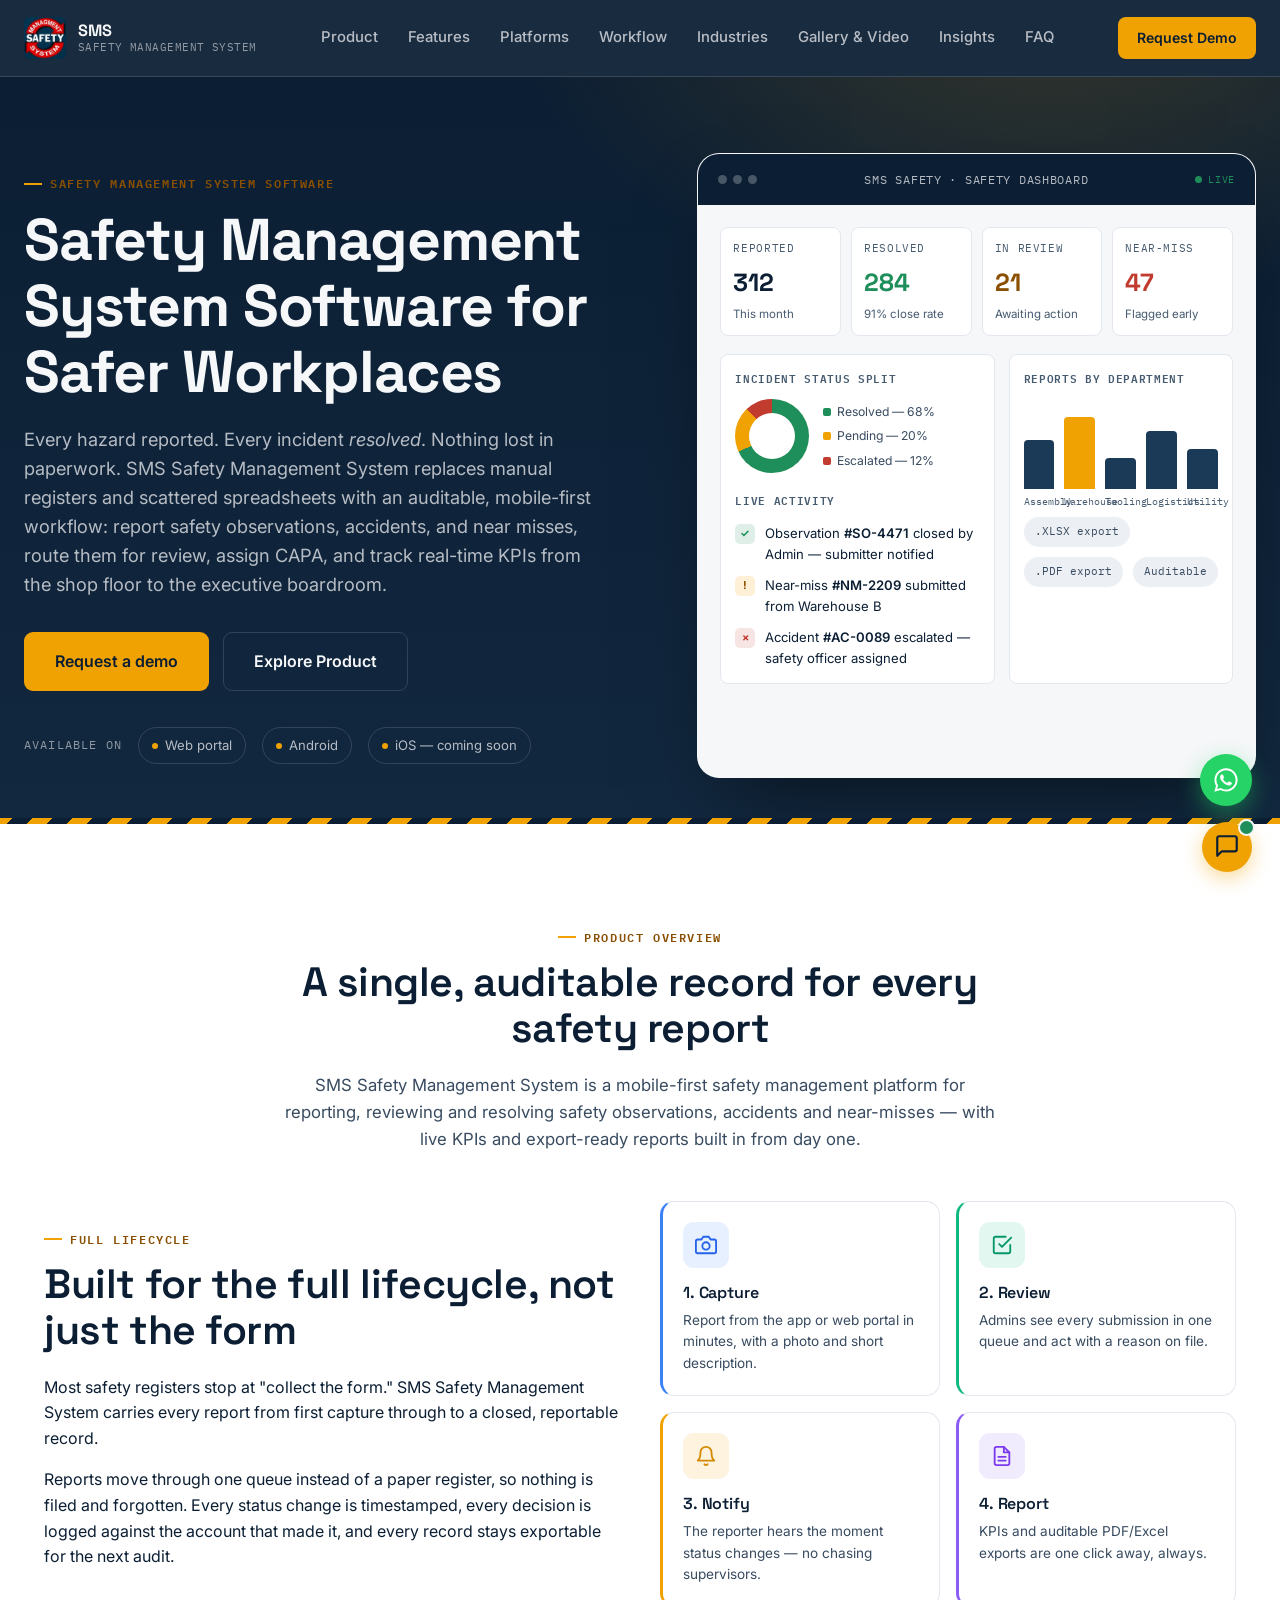
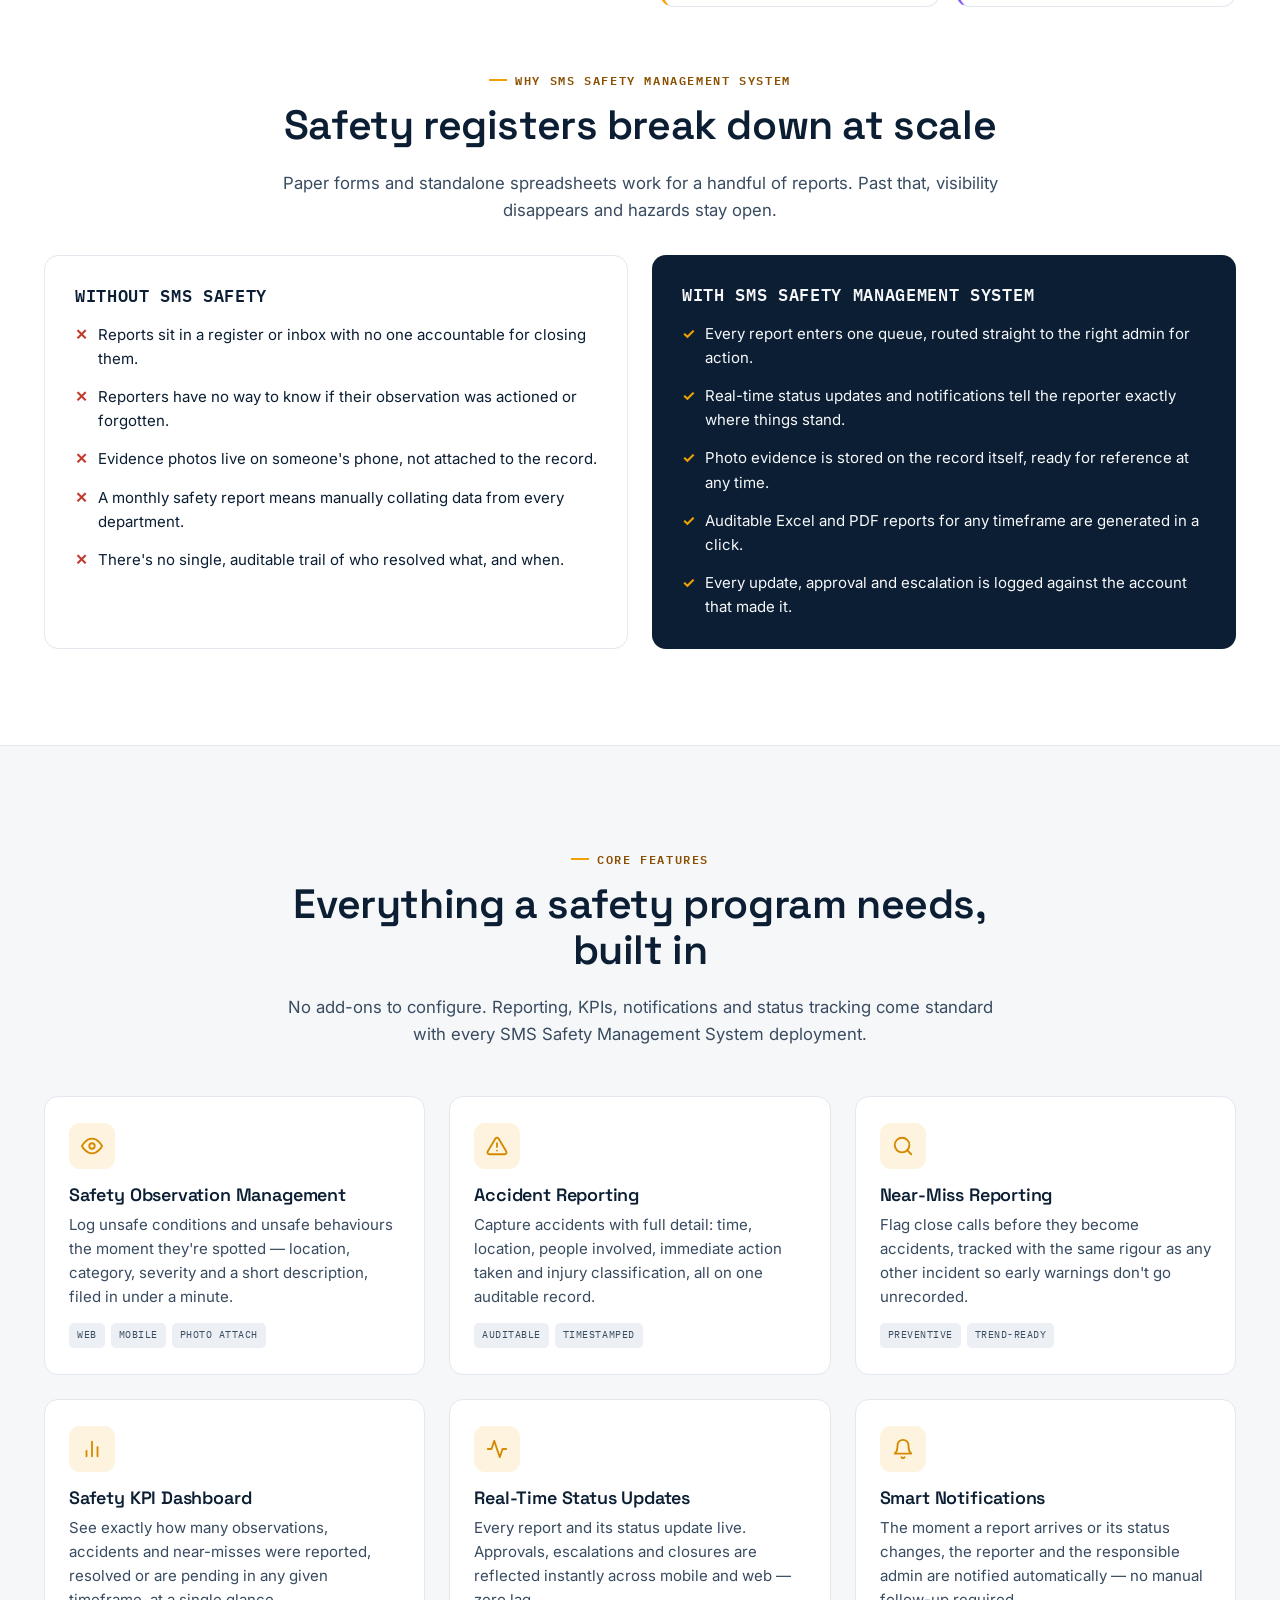
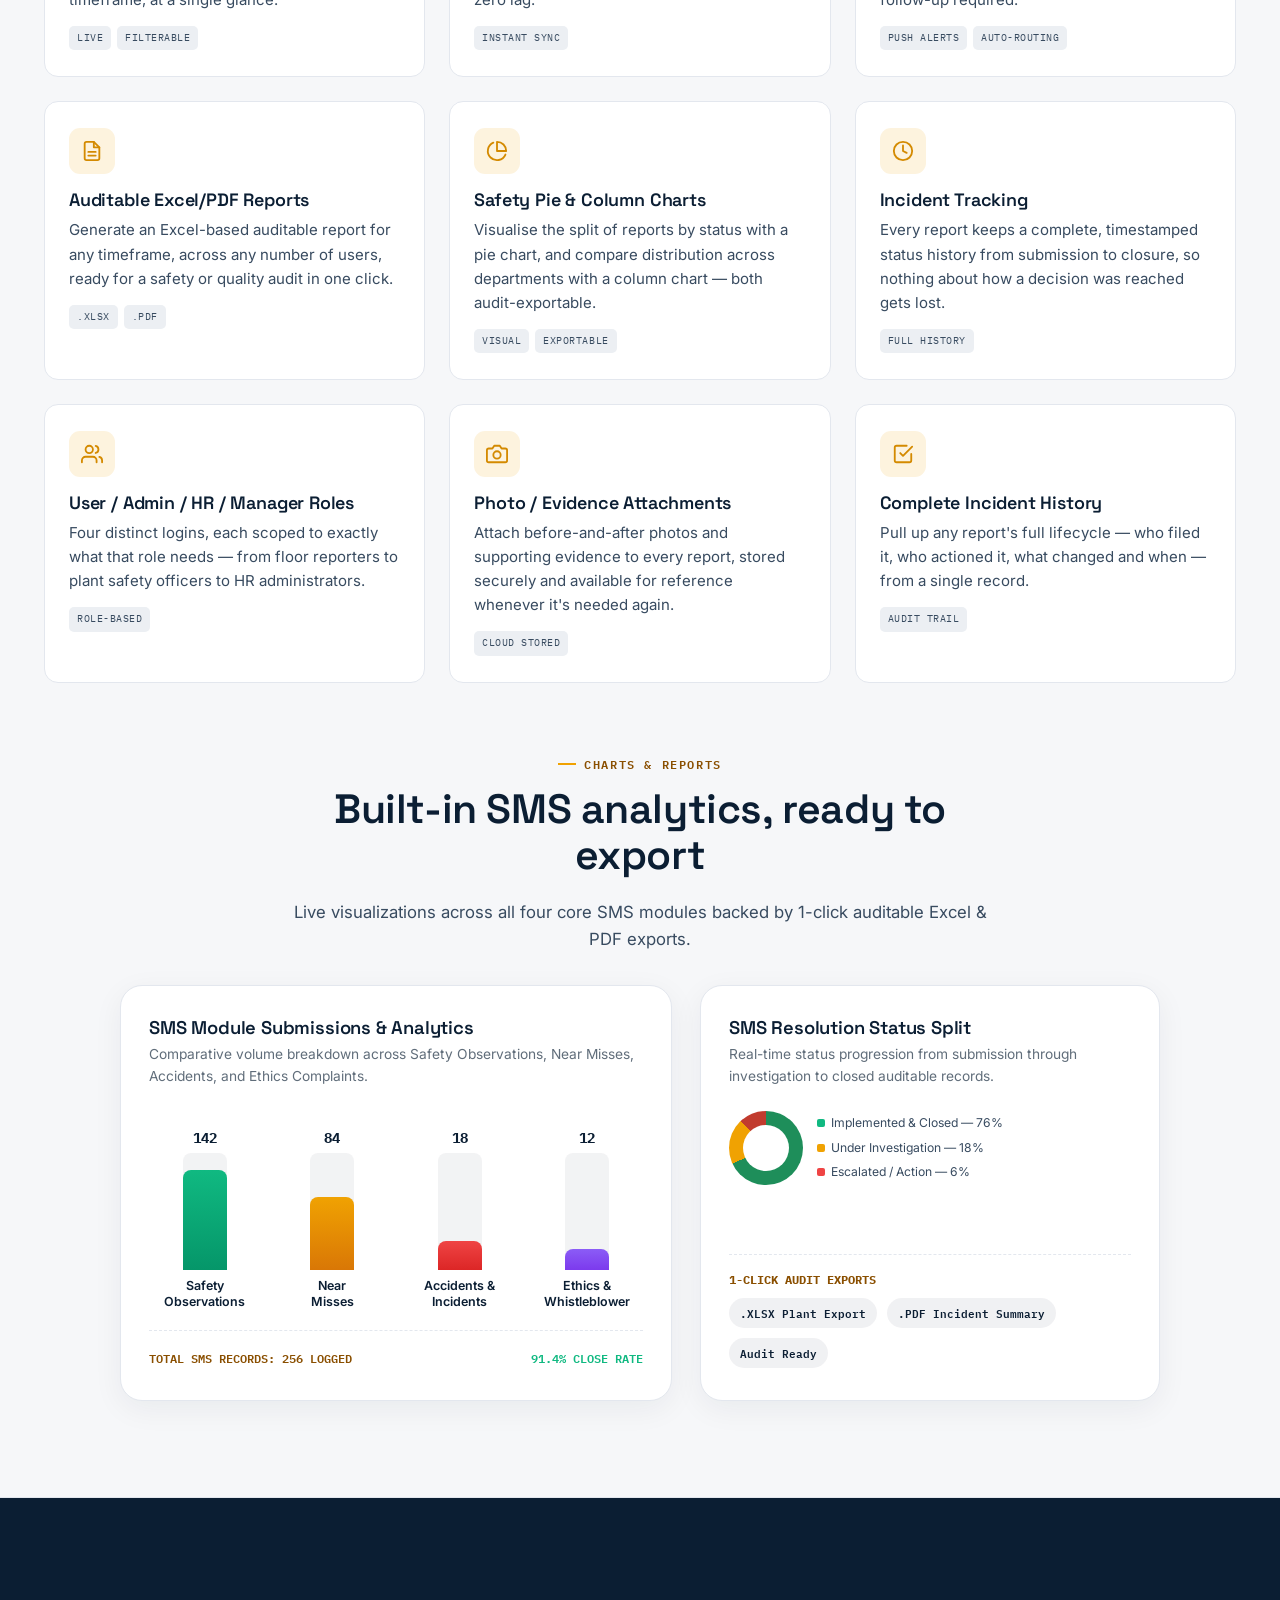
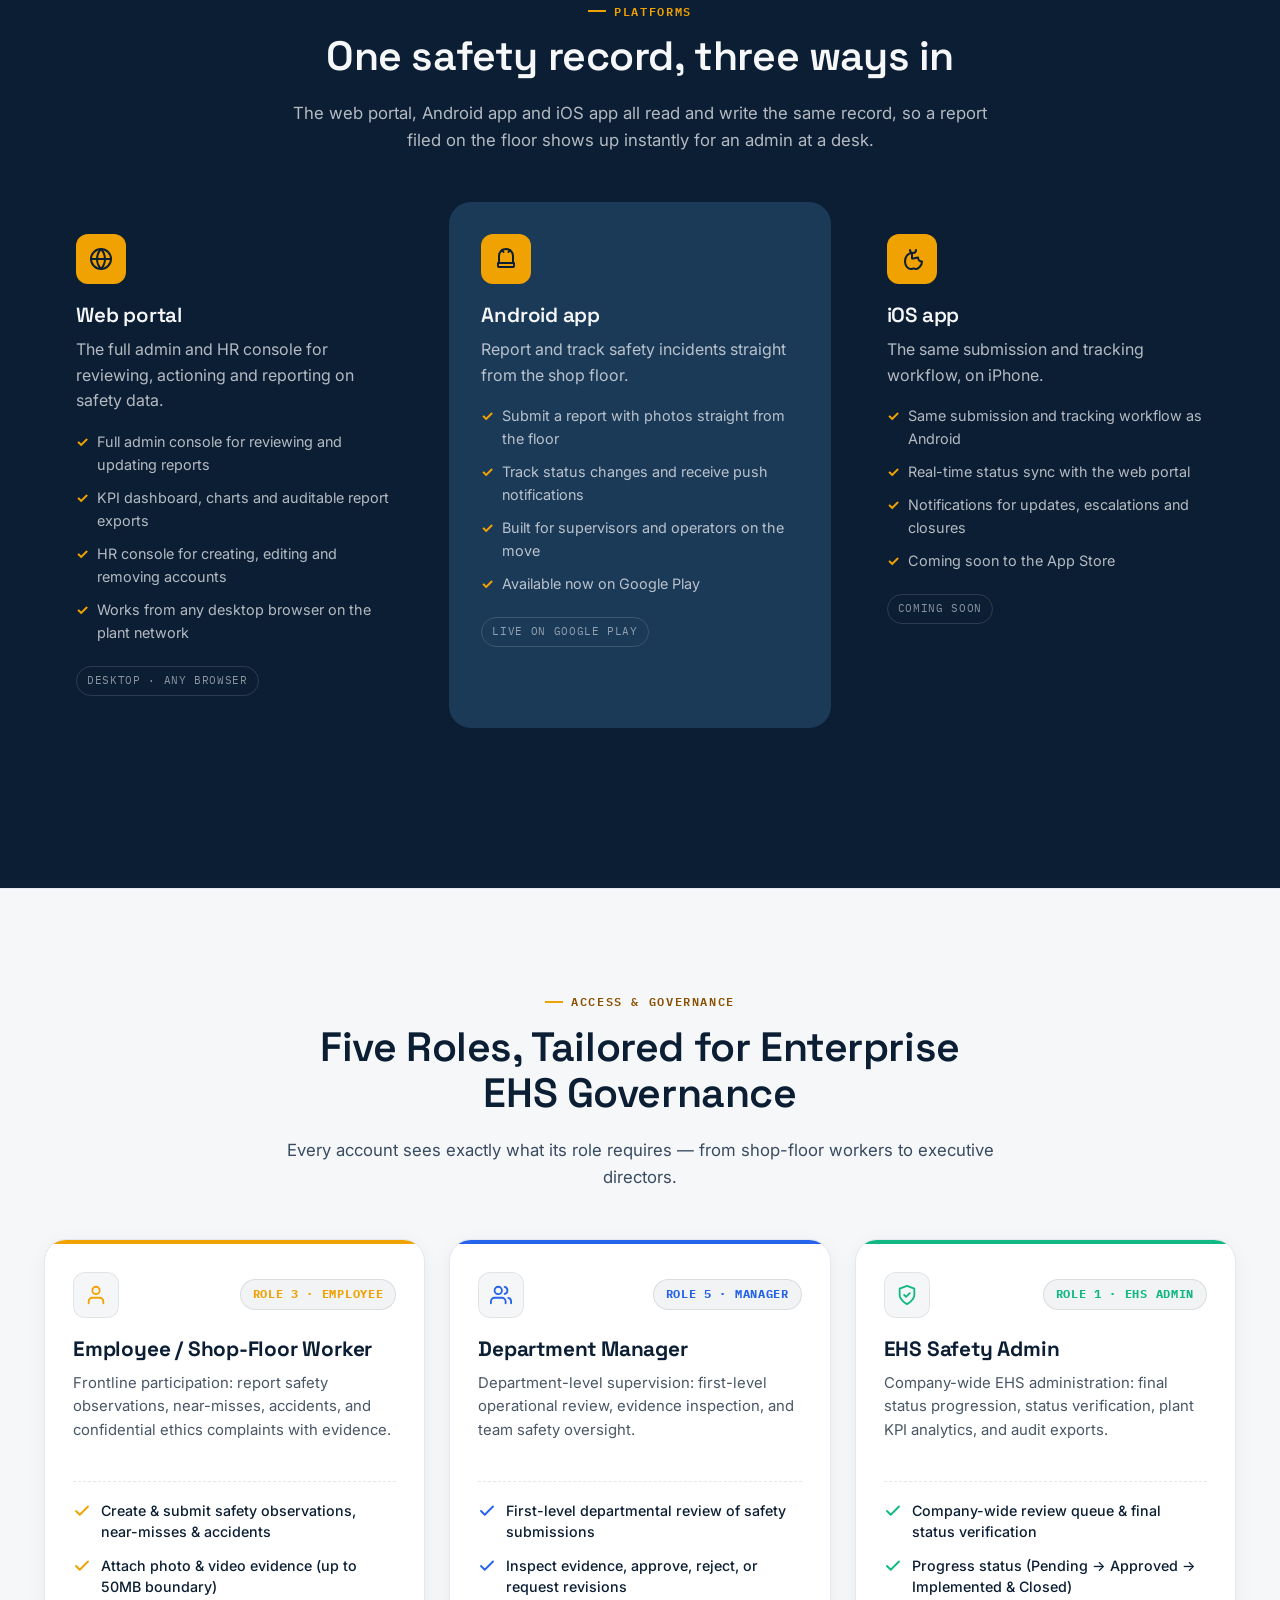
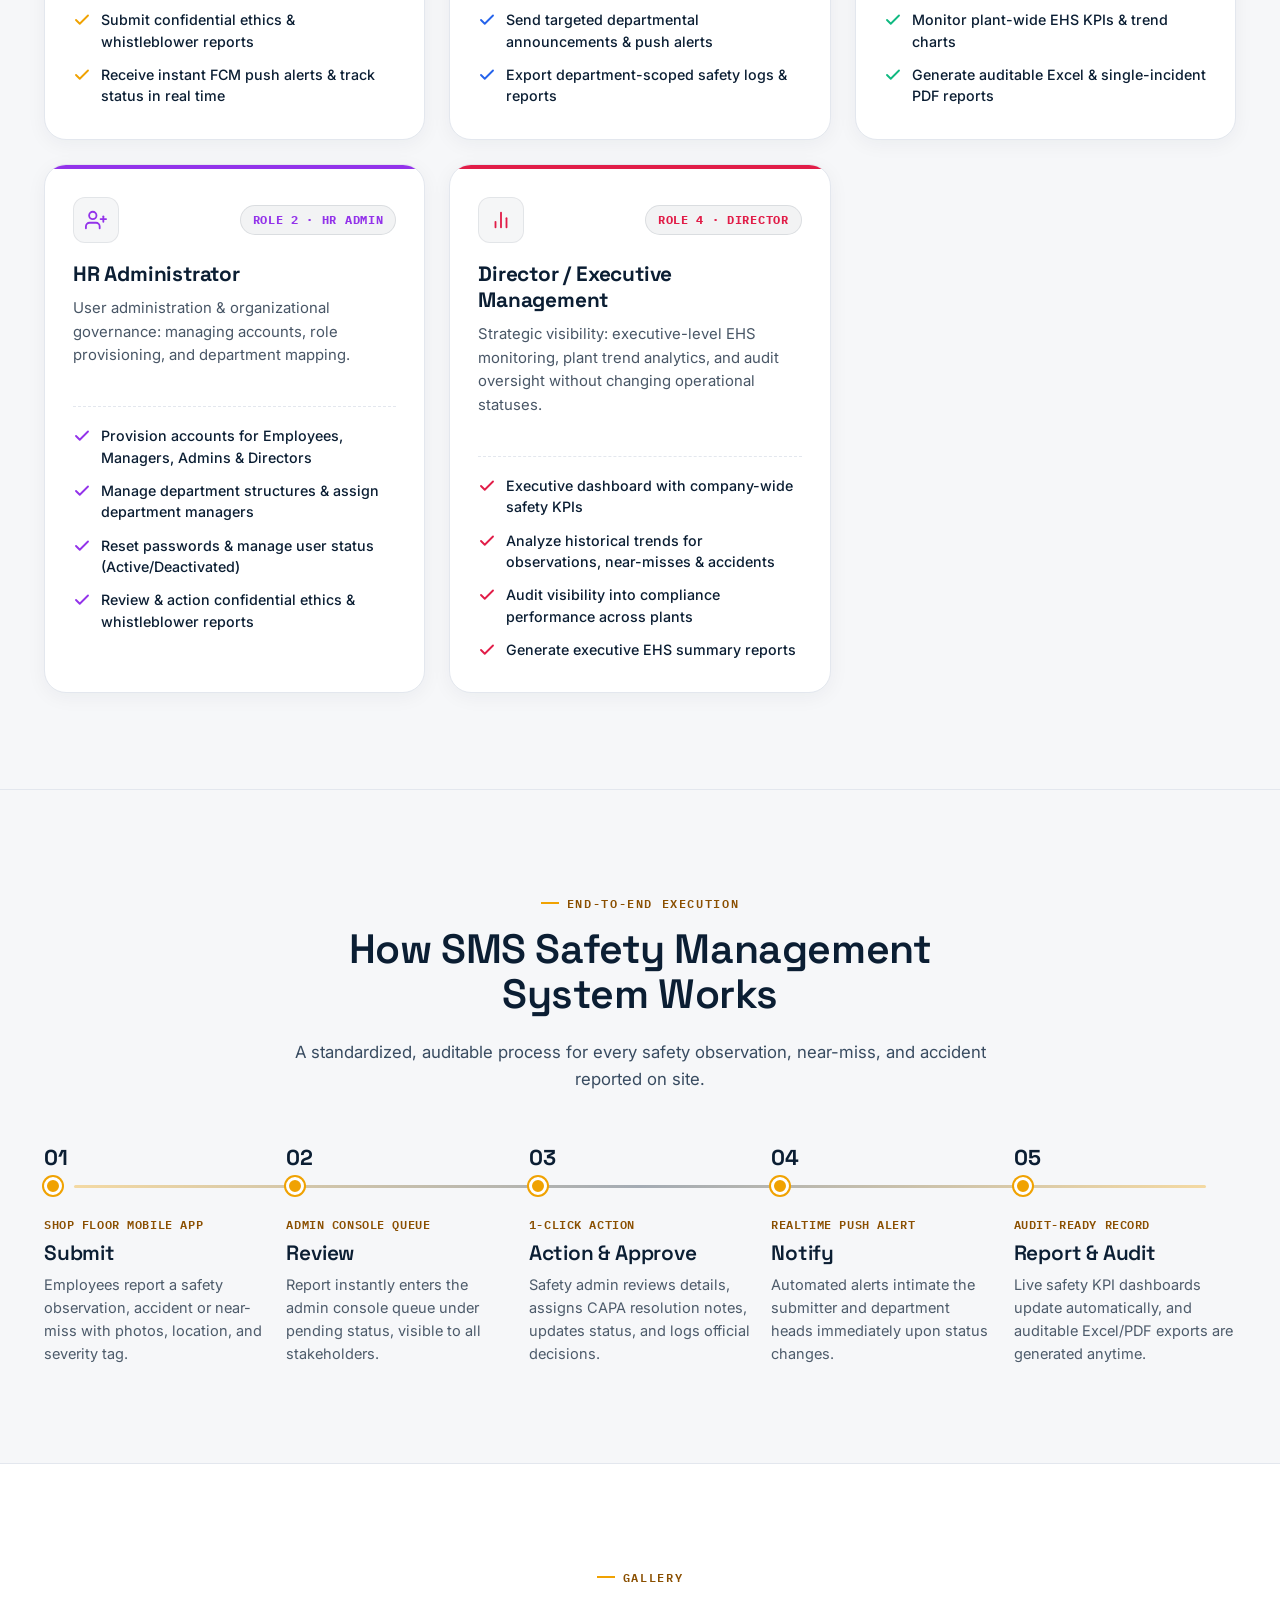
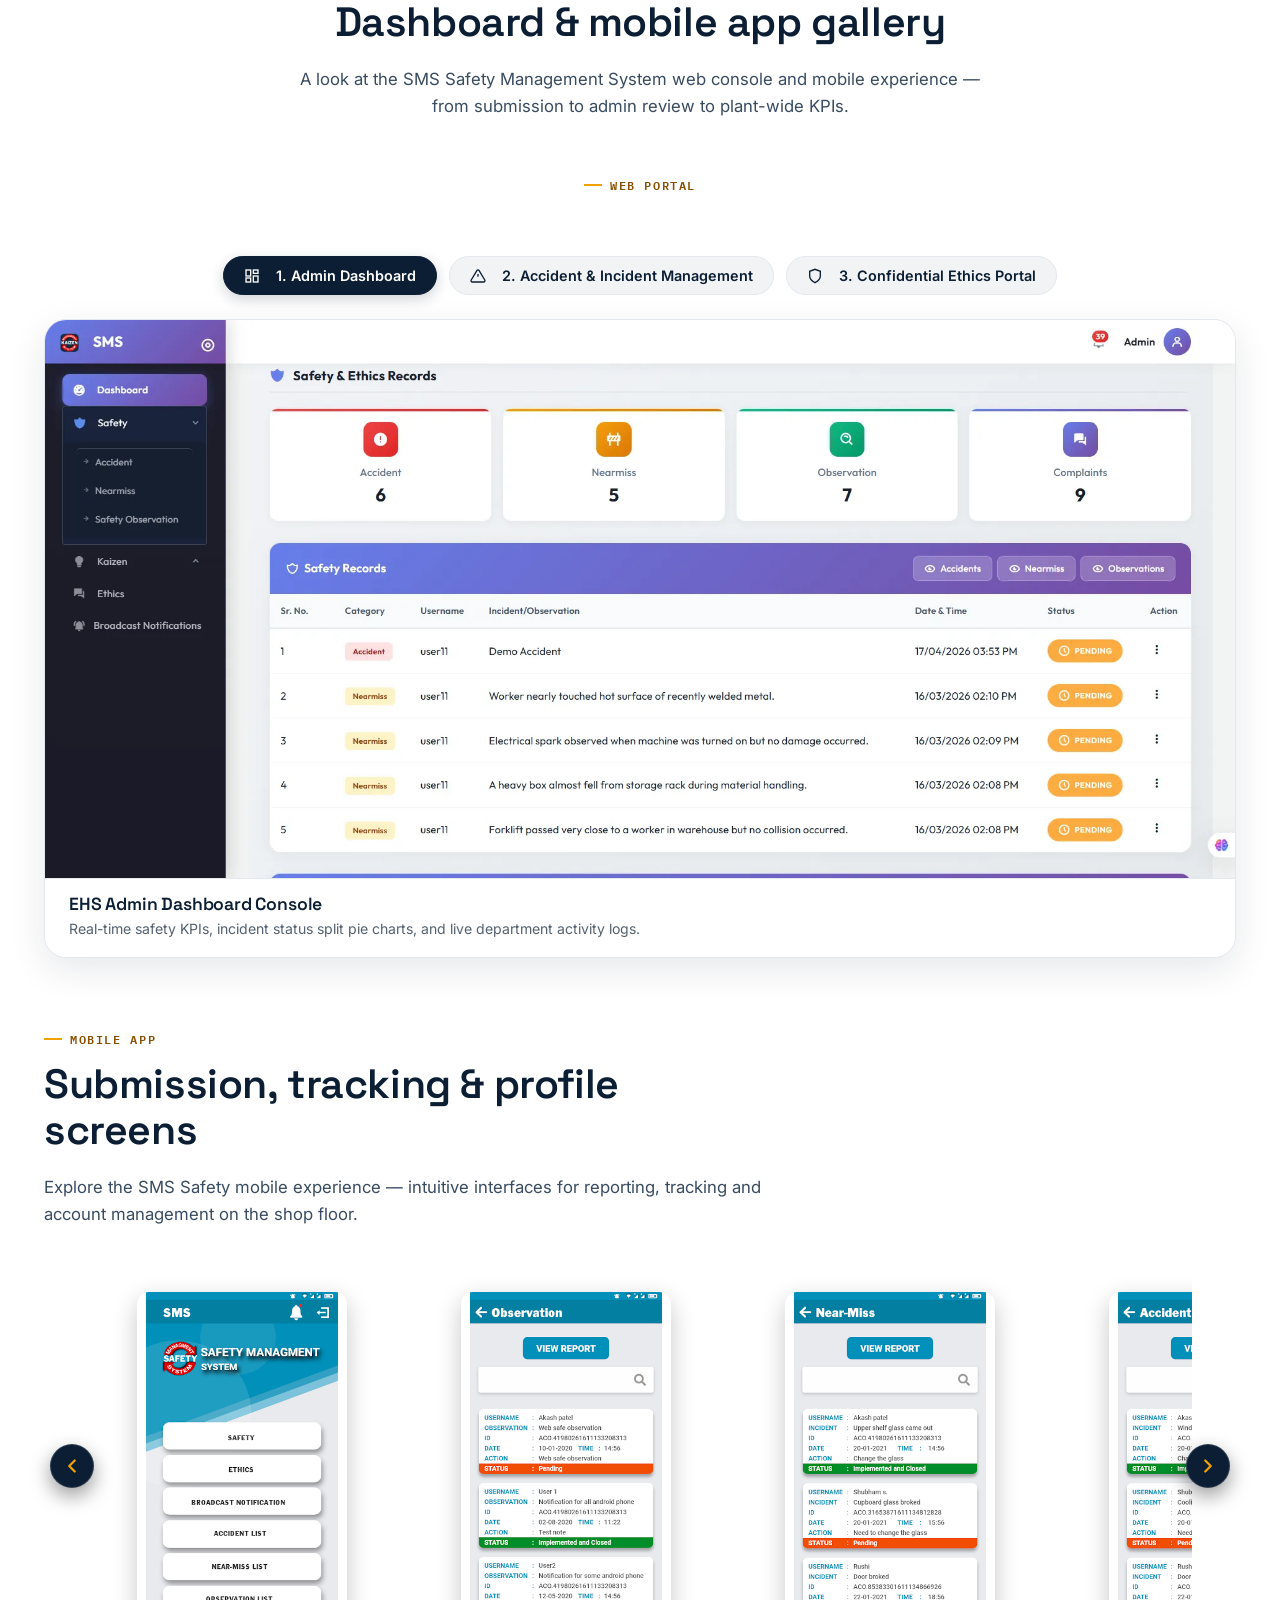
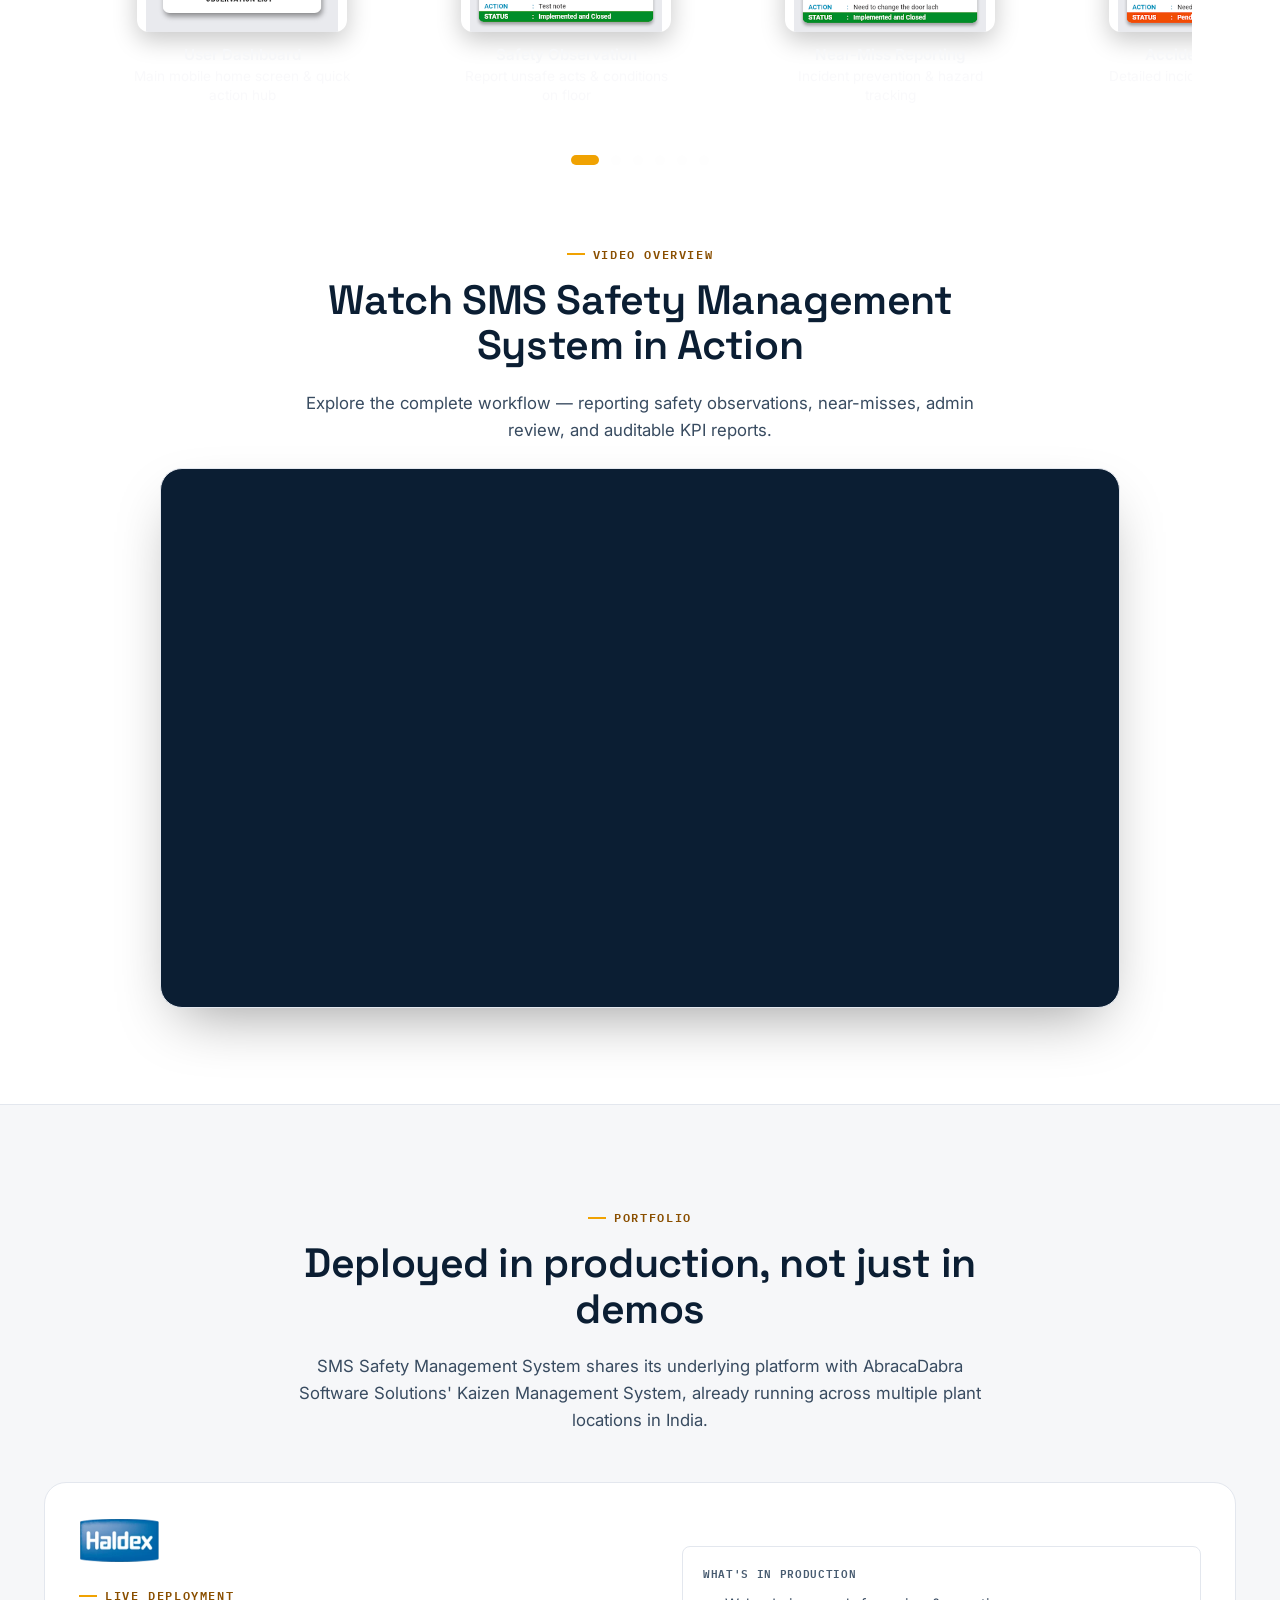
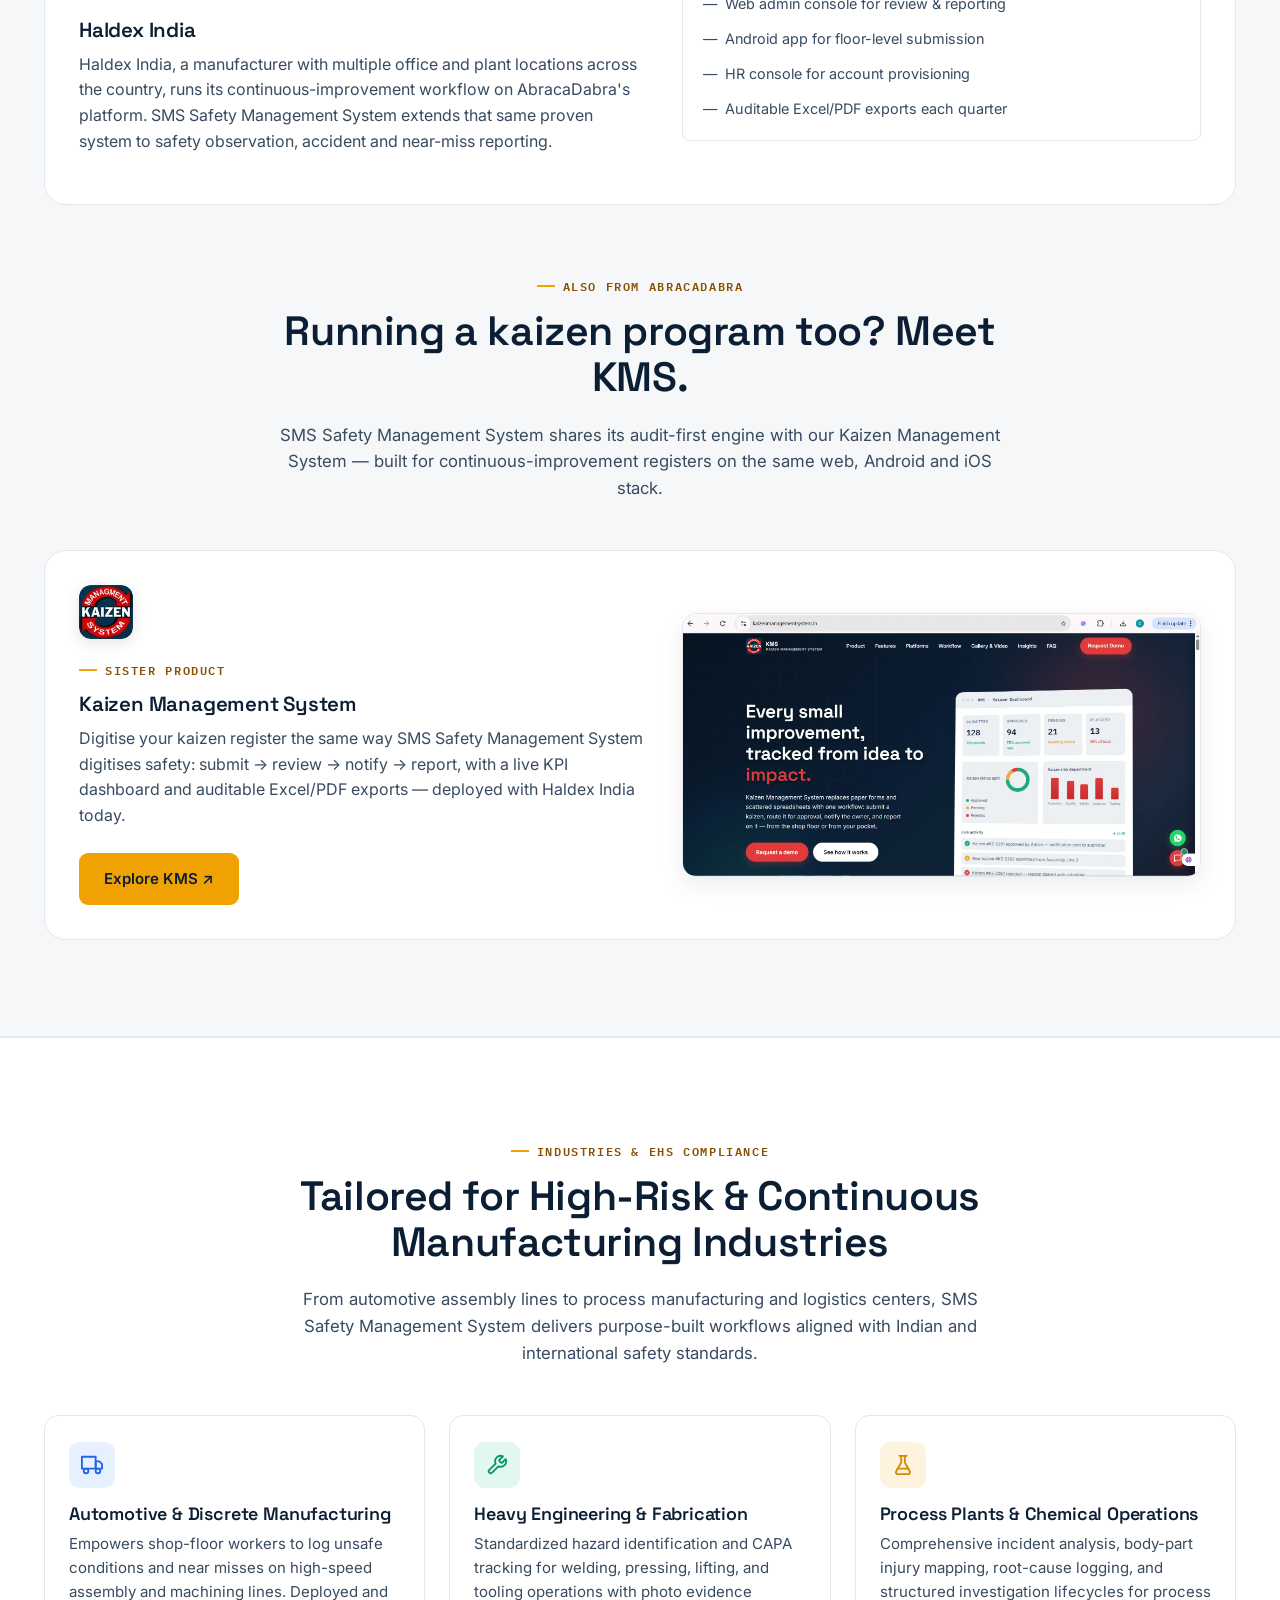
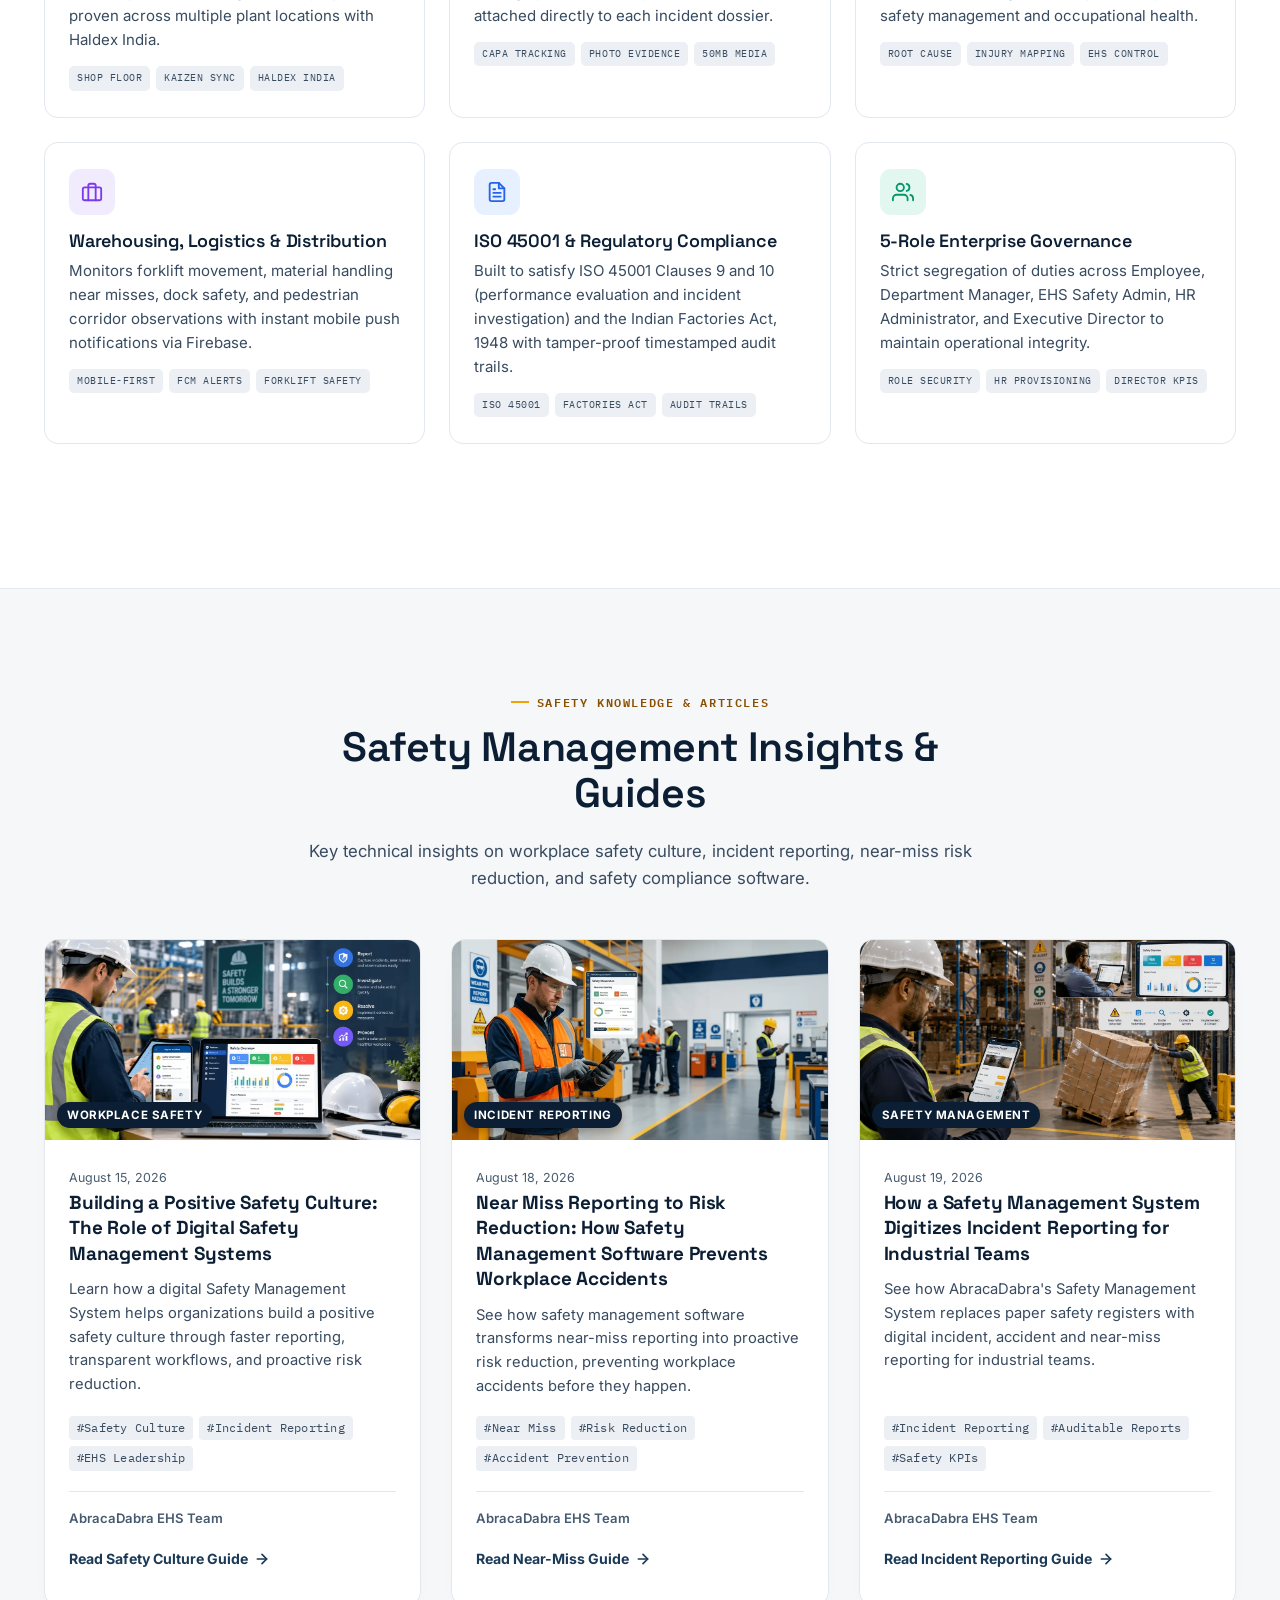
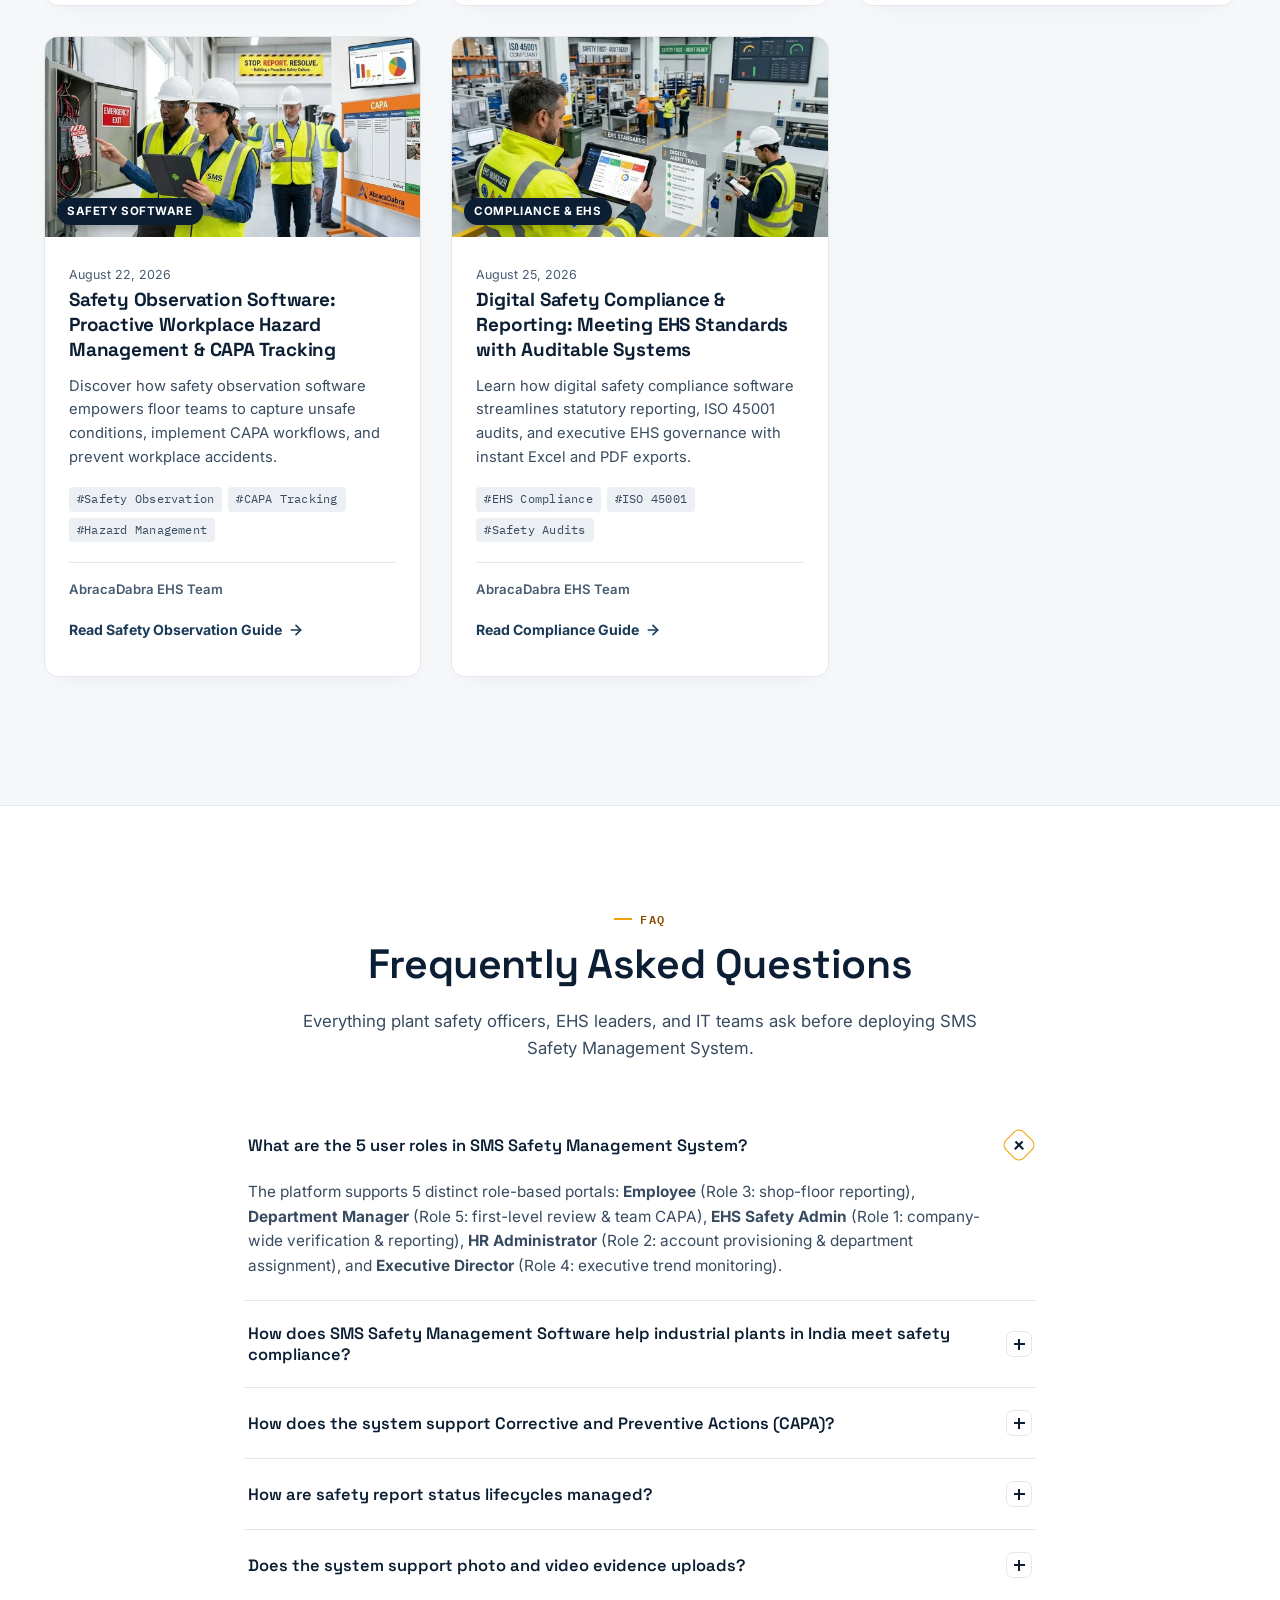
<file: index.html>
<!DOCTYPE html>
<html lang="en">

<head>
  <meta charset="UTF-8" />
  <meta name="viewport" content="width=device-width, initial-scale=1.0" />

  <!-- Google tag (gtag.js) -->
  <script async src="https://www.googletagmanager.com/gtag/js?id=G-G8Q8FL716B"></script>
  <script>
    window.dataLayer = window.dataLayer || [];
    function gtag(){dataLayer.push(arguments);}
    gtag('js', new Date());

    gtag('config', 'G-G8Q8FL716B');
  </script>
  <title>Safety Management System Software | Workplace EHS &amp; Incident Reporting | SMS Safety</title>
  <meta name="description"
    content="Safety Management System &amp; EHS software for industrial teams. Streamline incident reporting, near miss tracking, CAPA workflows, and audit-ready compliance." />
  <link rel="canonical" href="https://sms.abraca-dabra.com/" />
  <meta name="robots" content="index, follow" />
  <meta name="theme-color" content="#0B1E33" />
  <meta name="author" content="AbracaDabra Software Solutions Pvt. Ltd." />

  <meta property="og:type" content="website" />
  <meta property="og:title" content="Safety Management System Software | Workplace EHS &amp; Incident Reporting | SMS Safety" />
  <meta property="og:description"
    content="Safety Management System &amp; EHS software for industrial teams. Streamline incident reporting, near miss tracking, CAPA workflows, and audit-ready compliance." />
  <meta property="og:url" content="https://sms.abraca-dabra.com/" />
  <meta property="og:site_name" content="SMS Safety Management System" />
  <meta property="og:image" content="https://sms.abraca-dabra.com/assets/img/og-image.webp" />
  <meta property="og:image:width" content="1200" />
  <meta property="og:image:height" content="630" />
  <meta property="og:locale" content="en_IN" />

  <meta name="twitter:card" content="summary_large_image" />
  <meta name="twitter:title" content="Safety Management System Software | Workplace EHS &amp; Incident Reporting | SMS Safety" />
  <meta name="twitter:description"
    content="Safety Management System &amp; EHS software for industrial teams. Streamline incident reporting, near miss tracking, CAPA workflows, and audit-ready compliance." />
  <meta name="twitter:image" content="https://sms.abraca-dabra.com/assets/img/og-image.webp" />

  <link rel="icon" href="assets/img/logo.webp" type="image/webp" />
  <link rel="icon" href="assets/img/logo.webp" sizes="32x32" type="image/webp" />
  <link rel="icon" href="assets/img/favicon-192.webp" sizes="192x192" type="image/webp" />
  <link rel="apple-touch-icon" href="assets/img/favicon-192.webp" />
  <link rel="manifest" href="site.webmanifest" />

  <!-- Preconnect & Non-render-blocking Google Fonts with swap -->
  <link rel="preconnect" href="https://fonts.googleapis.com" />
  <link rel="preconnect" href="https://fonts.gstatic.com" crossorigin />
  <link rel="stylesheet" href="https://fonts.googleapis.com/css2?family=Space+Grotesk:wght@600;700&family=Inter:wght@400;500;600;700&family=IBM+Plex+Mono:wght@500;600&display=swap" media="print" onload="this.media='all'" />
  <noscript><link rel="stylesheet" href="https://fonts.googleapis.com/css2?family=Space+Grotesk:wght@600;700&family=Inter:wght@400;500;600;700&family=IBM+Plex+Mono:wght@500;600&display=swap" /></noscript>

  <!-- Core Production Stylesheet (Cleaned, Minified, Self-contained) -->
  <link rel="stylesheet" href="assets/css/style.min.css" />

  <!-- Structured Data (Organization, WebSite, SoftwareApplication, Breadcrumbs, FAQ) -->
  <script type="application/ld+json">
  {
    "@context": "https://schema.org",
    "@type": "Organization",
    "name": "AbracaDabra Software Solutions Pvt. Ltd.",
    "url": "https://www.abraca-dabra.com/",
    "logo": "https://sms.abraca-dabra.com/assets/img/favicon-512.webp",
    "sameAs": [
      "https://www.facebook.com/AbracaDabraSoftwareSolutions/",
      "https://www.linkedin.com/company/abracadabra-software-solutions-pvt-ltd/",
      "https://www.youtube.com/@abracadabrasoftwaresolutions"
    ],
    "address": {
      "@type": "PostalAddress",
      "streetAddress": "2nd Floor, Krishna Building, Above Bank of Baroda, Bytco Point, Nashik Road",
      "addressLocality": "Nashik",
      "addressRegion": "Maharashtra",
      "postalCode": "422101",
      "addressCountry": "IN"
    },
    "contactPoint": [{
      "@type": "ContactPoint",
      "telephone": "+91-98225-45211",
      "contactType": "sales",
      "email": "support@abraca-dabra.com",
      "areaServed": "IN"
    }]
  }
  </script>
  <script type="application/ld+json">
  {
    "@context": "https://schema.org",
    "@type": "WebSite",
    "name": "SMS Safety Management System",
    "url": "https://sms.abraca-dabra.com/",
    "description": "Enterprise Safety Management System software and EHS incident reporting solution for industrial facilities."
  }
  </script>
  <script type="application/ld+json">
  {
    "@context": "https://schema.org",
    "@type": "SoftwareApplication",
    "name": "SMS Safety Management System",
    "applicationCategory": "BusinessApplication",
    "operatingSystem": "Web, Android, iOS",
    "description": "SMS Safety Management System for safety observation management, accident and near-miss reporting, CAPA workflows, KPI dashboards, and auditable EHS reporting.",
    "url": "https://sms.abraca-dabra.com/",
    "softwareVersion": "2.0",
    "screenshot": "https://sms.abraca-dabra.com/assets/img/dashbord.webp",
    "featureList": [
      "Safety Observation Management",
      "Accident and Incident Reporting",
      "Near Miss Reporting Software",
      "Corrective & Preventive Action (CAPA) Tracking",
      "Live EHS KPI Dashboard",
      "Auditable Excel & PDF Reports",
      "Confidential Whistleblower Ethics Reporting",
      "Push Notifications via Firebase Cloud Messaging"
    ],
    "publisher": {
      "@type": "Organization",
      "name": "AbracaDabra Software Solutions Pvt. Ltd.",
      "url": "https://www.abraca-dabra.com/"
    },
    "offers": {
      "@type": "Offer",
      "price": "0",
      "priceCurrency": "INR",
      "availability": "https://schema.org/InStock",
      "description": "Contact sales for plant/enterprise pricing"
    }
  }
  </script>
  <script type="application/ld+json">
  {
    "@context": "https://schema.org",
    "@type": "BreadcrumbList",
    "itemListElement": [
      {
        "@type": "ListItem",
        "position": 1,
        "name": "Home",
        "item": "https://sms.abraca-dabra.com/"
      }
    ]
  }
  </script>
  <script type="application/ld+json">
  {
    "@context": "https://schema.org",
    "@type": "FAQPage",
    "mainEntity": [
      {
        "@type": "Question",
        "name": "What are the 5 user roles in SMS Safety Management System?",
        "acceptedAnswer": {
          "@type": "Answer",
          "text": "The platform supports 5 distinct role-based portals: Employee (shop-floor reporting), Department Manager (first-level review and team CAPA), EHS Safety Admin (company-wide verification and reporting), HR Administrator (account provisioning and department assignment), and Executive Director (executive trend monitoring)."
        }
      },
      {
        "@type": "Question",
        "name": "How are safety report status lifecycles managed?",
        "acceptedAnswer": {
          "@type": "Answer",
          "text": "Each module tracks specific status codes: Observations move from Pending to Approved or Rejected; Near Misses and Accidents move from Pending/Investigation to Implemented and Closed; and Ethics Complaints progress from Pending to Seen/Reviewed."
        }
      },
      {
        "@type": "Question",
        "name": "Does the system support photo and video evidence uploads?",
        "acceptedAnswer": {
          "@type": "Answer",
          "text": "Yes. Reporters can attach photo evidence and video clips up to 50MB directly from their mobile app or web browser to document hazards, root causes, and before/after corrective actions."
        }
      },
      {
        "@type": "Question",
        "name": "Is there a confidential ethics and whistleblower reporting module?",
        "acceptedAnswer": {
          "@type": "Answer",
          "text": "Yes. Employees can submit confidential ethics complaints covering workplace misconduct, harassment, fraud, or policy violations. Submissions are stored securely and reviewed exclusively by authorized HR and administrative roles."
        }
      },
      {
        "@type": "Question",
        "name": "Can I export reports for single incidents and plant-wide audits?",
        "acceptedAnswer": {
          "@type": "Answer",
          "text": "Both. Download a detailed PDF report for any single incident from submission through closure with full status history, or generate a consolidated Excel report across all parameters for any date range in one click."
        }
      },
      {
        "@type": "Question",
        "name": "How do real-time notifications and announcements work?",
        "acceptedAnswer": {
          "@type": "Answer",
          "text": "Through Firebase Cloud Messaging (FCM), push notifications are automatically delivered to registered mobile devices the moment a report status changes or when Admins and Managers issue company-wide or departmental safety announcements."
        }
      },
      {
        "@type": "Question",
        "name": "What is the difference between a Safety Observation and a Near Miss?",
        "acceptedAnswer": {
          "@type": "Answer",
          "text": "A Safety Observation is an unsafe act, unsafe condition, or positive safety practice spotted on site. A Near Miss is a hazardous event that almost caused harm but did not result in an accident. Both surface hazards early for preventive action."
        }
      },
      {
        "@type": "Question",
        "name": "How are user accounts created and managed?",
        "acceptedAnswer": {
          "@type": "Answer",
          "text": "User accounts are administratively managed by HR Administrators. HR provisions credentials for Employees, Managers, Admins, and Directors, maps managers to departments, resets passwords, and manages active/deactivated statuses."
        }
      }
    ]
  }
  </script>
  <script type="application/ld+json">
  {
    "@context": "https://schema.org",
    "@type": "VideoObject",
    "name": "Safety Management System Software | Features & Demo",
    "description": "Watch the complete SMS Safety Management System workflow in action — reporting safety observations, near-misses, admin review, and auditable KPI reports.",
    "thumbnailUrl": "https://i.ytimg.com/vi/HeHwCkJsqxY/hqdefault.jpg",
    "uploadDate": "2026-08-20T08:00:00+05:30",
    "embedUrl": "https://www.youtube.com/embed/HeHwCkJsqxY"
  }
  </script>
</head>

<body>
  <a class="skip-link" href="#main">Skip to main content</a>
  <header class="site-header">
    <div class="container-wide">
      <div class="nav-row">
        <a href="#hero" class="brand" aria-label="SMS Safety Management System home">
          <img src="assets/img/logo.webp" width="53" height="53" alt="SMS Logo" class="brand-logo" />
          <span class="brand-text"><strong>SMS</strong><span>SAFETY MANAGEMENT SYSTEM</span></span>
        </a>
        <nav class="nav-links" aria-label="Primary">
          <a href="#product">Product</a>
          <a href="#features">Features</a>
          <a href="#platforms">Platforms</a>
          <a href="#workflow">Workflow</a>
          <a href="#industries">Industries</a>
          <a href="#gallery">Gallery &amp; Video</a>
          <a href="#insights">Insights</a>
          <a href="#faq">FAQ</a>
          <div class="mobile-nav-cta">
            <a href="#contact" class="btn btn-amber btn-block">Request Demo</a>
          </div>
        </nav>
        <div class="nav-cta">
          <a href="#contact" class="btn btn-amber">Request Demo</a>
          <button class="nav-toggle" aria-label="Toggle menu" aria-expanded="false">
            <svg viewBox="0 0 24 24" fill="none" stroke="currentColor" stroke-width="2.2" stroke-linecap="round"
              stroke-linejoin="round" class="nav-toggle-icon" aria-hidden="true">
              <line x1="4" y1="6" x2="20" y2="6" class="line-top"></line>
              <line x1="4" y1="12" x2="20" y2="12" class="line-mid"></line>
              <line x1="4" y1="18" x2="20" y2="18" class="line-bot"></line>
            </svg>
          </button>
        </div>
      </div>
    </div>
    <div class="nav-overlay" id="nav-overlay" aria-hidden="true"></div>
  </header>

  <main id="main">
    <!-- HERO SECTION -->
    <section id="hero" class="hero">
      <div class="container-wide">
        <div class="hero-grid">
          <div class="reveal in">
            <span class="eyebrow">Safety Management System Software</span>
            <h1>Safety Management System Software for Safer Workplaces</h1>
            <p class="hero-lede">Every hazard reported. Every incident <em>resolved</em>. Nothing lost in paperwork. SMS Safety Management System replaces manual registers and scattered spreadsheets with an auditable, mobile-first workflow: report safety observations, accidents, and near misses, route them for review, assign CAPA, and track real-time KPIs from the shop floor to the executive boardroom.</p>
            <div class="hero-ctas">
              <a href="#contact" class="btn btn-amber btn-lg">Request a demo</a>
              <a href="#product" class="btn btn-ghost-dark btn-lg">Explore Product</a>
            </div>
            <div class="hero-avail">
              <span class="hero-avail-label">Available on</span>
              <span class="platform-chip"><span class="dot"></span> Web portal</span>
              <span class="platform-chip"><span class="dot"></span> Android</span>
              <span class="platform-chip"><span class="dot"></span> iOS &mdash; coming soon</span>
            </div>
          </div>
          <div class="dash-mock">
            <div class="dash-mock-top">
              <div class="dots"><span></span><span></span><span></span></div>
              <div class="dash-mock-top-title">SMS SAFETY &middot; SAFETY DASHBOARD</div>
              <span class="live-dot">Live</span>
            </div>
            <div class="dash-mock-body">
              <div class="kpi-row">
                <div class="kpi-card">
                  <div class="kpi-label">Reported</div>
                  <div class="kpi-value">312</div>
                  <div class="kpi-sub">This month</div>
                </div>
                <div class="kpi-card green">
                  <div class="kpi-label">Resolved</div>
                  <div class="kpi-value">284</div>
                  <div class="kpi-sub">91% close rate</div>
                </div>
                <div class="kpi-card amber">
                  <div class="kpi-label">In review</div>
                  <div class="kpi-value">21</div>
                  <div class="kpi-sub">Awaiting action</div>
                </div>
                <div class="kpi-card red">
                  <div class="kpi-label">Near-miss</div>
                  <div class="kpi-value">47</div>
                  <div class="kpi-sub">Flagged early</div>
                </div>
              </div>
              <div class="dash-panels">
                <div class="dash-panel">
                  <div class="dash-panel-title">Incident status split</div>
                  <div class="pie-wrap">
                    <div class="pie" role="img" aria-label="Pie chart: 68% resolved, 20% pending, 12% escalated"></div>
                    <ul class="pie-legend">
                      <li><span class="sw" style="background:var(--signal-green)"></span> Resolved &mdash; 68%</li>
                      <li><span class="sw" style="background:var(--amber)"></span> Pending &mdash; 20%</li>
                      <li><span class="sw" style="background:var(--signal-red)"></span> Escalated &mdash; 12%</li>
                    </ul>
                  </div>
                  <div class="dash-panel-title" style="margin-top:18px;">Live activity</div>
                  <ul class="activity-feed">
                    <li><span class="flag g">&#10003;</span> <span>Observation <b>#SO-4471</b> closed by Admin &mdash;
                        submitter notified</span></li>
                    <li><span class="flag a">!</span> <span>Near-miss <b>#NM-2209</b> submitted from
                        Warehouse&nbsp;B</span></li>
                    <li><span class="flag r">&times;</span> <span>Accident <b>#AC-0089</b> escalated &mdash; safety
                        officer assigned</span></li>
                  </ul>
                </div>
                <div class="dash-panel">
                  <div class="dash-panel-title">Reports by department</div>
                  <div class="bars">
                    <div class="bar" style="height:55%"><span>Assembly</span></div>
                    <div class="bar amber" style="height:80%"><span>Warehouse</span></div>
                    <div class="bar" style="height:35%"><span>Tooling</span></div>
                    <div class="bar" style="height:65%"><span>Logistics</span></div>
                    <div class="bar" style="height:45%"><span>Utility</span></div>
                  </div>
                  <div class="badge-list" style="margin-top:28px;">
                    <span>.XLSX export</span><span>.PDF export</span><span>Auditable</span>
                  </div>
                </div>
              </div>
              <div class="deploy-strip">
                <span>Deployed at <strong>Haldex India</strong> &mdash; multiple plant locations</span>
              </div>
            </div>
          </div>
        </div>
      </div>
    </section>



    <!-- PRODUCT OVERVIEW SECTION -->
    <section id="product" class="section-pad" style="background:#fff;">
      <div class="container">
        <div class="section-head center reveal">
          <span class="eyebrow">Product Overview</span>
          <h2>A single, auditable record for every safety report</h2>
          <p>SMS Safety Management System is a mobile-first safety management platform for reporting, reviewing and
            resolving safety observations, accidents and near-misses &mdash; with live KPIs and export-ready reports
            built in from day one.</p>
        </div>

        <div class="grid-2" style="align-items:center;margin-bottom:56px;">
          <div class="reveal">
            <span class="eyebrow">Full Lifecycle</span>
            <h2>Built for the full lifecycle, not just the form</h2>
            <p>Most safety registers stop at "collect the form." SMS Safety Management System carries every report from
              first capture through to a closed, reportable record.</p>
            <p>Reports move through one queue instead of a paper register, so nothing is filed and forgotten. Every
              status change is timestamped, every decision is logged against the account that made it, and every record
              stays exportable for the next audit.</p>
          </div>
          <div class="reveal">
            <div class="dash-panel" style="padding:0;border:none;background:none;">
              <div class="grid-2" style="gap:16px;">
                <div class="feat-card" style="padding:20px;border-left:3px solid #3B82F6;">
                  <div class="feat-icon blue"><svg viewBox="0 0 24 24" fill="none" stroke="currentColor"
                      stroke-width="2" stroke-linecap="round" stroke-linejoin="round" aria-hidden="true">
                      <path d="M23 19a2 2 0 0 1-2 2H3a2 2 0 0 1-2-2V8a2 2 0 0 1 2-2h4l2-3h6l2 3h4a2 2 0 0 1 2 2z" />
                      <circle cx="12" cy="13" r="4" />
                    </svg></div>
                  <h3 style="font-size:1rem;">1. Capture</h3>
                  <p style="font-size:0.85rem;">Report from the app or web portal in minutes, with a photo and short
                    description.</p>
                </div>
                <div class="feat-card" style="padding:20px;border-left:3px solid #10B981;">
                  <div class="feat-icon green"><svg viewBox="0 0 24 24" fill="none" stroke="currentColor"
                      stroke-width="2" stroke-linecap="round" stroke-linejoin="round" aria-hidden="true">
                      <polyline points="9 11 12 14 22 4" />
                      <path d="M21 12v7a2 2 0 0 1-2 2H5a2 2 0 0 1-2-2V5a2 2 0 0 1 2-2h11" />
                    </svg></div>
                  <h3 style="font-size:1rem;">2. Review</h3>
                  <p style="font-size:0.85rem;">Admins see every submission in one queue and act with a reason on file.
                  </p>
                </div>
                <div class="feat-card" style="padding:20px;border-left:3px solid #F0A202;">
                  <div class="feat-icon"><svg viewBox="0 0 24 24" fill="none" stroke="currentColor" stroke-width="2"
                      stroke-linecap="round" stroke-linejoin="round" aria-hidden="true">
                      <path d="M18 8A6 6 0 0 0 6 8c0 7-3 9-3 9h18s-3-2-3-9" />
                      <path d="M13.73 21a2 2 0 0 1-3.46 0" />
                    </svg></div>
                  <h3 style="font-size:1rem;">3. Notify</h3>
                  <p style="font-size:0.85rem;">The reporter hears the moment status changes &mdash; no chasing
                    supervisors.</p>
                </div>
                <div class="feat-card" style="padding:20px;border-left:3px solid #8B5CF6;">
                  <div class="feat-icon purple"><svg viewBox="0 0 24 24" fill="none" stroke="currentColor"
                      stroke-width="2" stroke-linecap="round" stroke-linejoin="round" aria-hidden="true">
                      <path d="M14 2H6a2 2 0 0 0-2 2v16a2 2 0 0 0 2 2h12a2 2 0 0 0 2-2V8z" />
                      <polyline points="14 2 14 8 20 8" />
                      <line x1="16" y1="13" x2="8" y2="13" />
                      <line x1="16" y1="17" x2="8" y2="17" />
                    </svg></div>
                  <h3 style="font-size:1rem;">4. Report</h3>
                  <p style="font-size:0.85rem;">KPIs and auditable PDF/Excel exports are one click away, always.</p>
                </div>
              </div>
            </div>
          </div>
        </div>

        <!-- Comparison card -->
        <div class="section-head center reveal" style="margin-bottom:32px;">
          <span class="eyebrow">Why SMS Safety Management System</span>
          <h2>Safety registers break down at scale</h2>
          <p>Paper forms and standalone spreadsheets work for a handful of reports. Past that, visibility disappears and
            hazards stay open.</p>
        </div>
        <div class="compare-wrap reveal">
          <div class="compare-card without">
            <h3>Without SMS Safety</h3>
            <ul>
              <li>Reports sit in a register or inbox with no one accountable for closing them.</li>
              <li>Reporters have no way to know if their observation was actioned or forgotten.</li>
              <li>Evidence photos live on someone's phone, not attached to the record.</li>
              <li>A monthly safety report means manually collating data from every department.</li>
              <li>There's no single, auditable trail of who resolved what, and when.</li>
            </ul>
          </div>
          <div class="compare-card with">
            <h3>With SMS Safety Management System</h3>
            <ul>
              <li>Every report enters one queue, routed straight to the right admin for action.</li>
              <li>Real-time status updates and notifications tell the reporter exactly where things stand.</li>
              <li>Photo evidence is stored on the record itself, ready for reference at any time.</li>
              <li>Auditable Excel and PDF reports for any timeframe are generated in a click.</li>
              <li>Every update, approval and escalation is logged against the account that made it.</li>
            </ul>
          </div>
        </div>
      </div>
    </section>

    <!-- CORE FEATURES SECTION -->
    <section id="features" class="section-pad"
      style="background:#F6F7F9; border-top:1px solid var(--line); border-bottom:1px solid var(--line);">
      <div class="container">
        <div class="section-head center reveal">
          <span class="eyebrow">Core Features</span>
          <h2>Everything a safety program needs, built in</h2>
          <p>No add-ons to configure. Reporting, KPIs, notifications and status tracking come standard with every SMS
            Safety Management System deployment.</p>
        </div>
        <div class="grid-3">
          <article class="feat-card reveal">
            <div class="feat-icon"><svg viewBox="0 0 24 24" fill="none" stroke="currentColor" stroke-width="2"
                stroke-linecap="round" stroke-linejoin="round" aria-hidden="true">
                <path d="M1 12s4-8 11-8 11 8 11 8-4 8-11 8-11-8-11-8z" />
                <circle cx="12" cy="12" r="3" />
              </svg></div>
            <h3>Safety Observation Management</h3>
            <p>Log unsafe conditions and unsafe behaviours the moment they're spotted &mdash; location, category,
              severity and a short description, filed in under a minute.</p>
            <div class="feat-tags"><span>Web</span><span>Mobile</span><span>Photo attach</span></div>
          </article>
          <article class="feat-card reveal">
            <div class="feat-icon"><svg viewBox="0 0 24 24" fill="none" stroke="currentColor" stroke-width="2"
                stroke-linecap="round" stroke-linejoin="round" aria-hidden="true">
                <path d="M10.29 3.86 1.82 18a2 2 0 0 0 1.71 3h16.94a2 2 0 0 0 1.71-3L13.71 3.86a2 2 0 0 0-3.42 0z" />
                <line x1="12" y1="9" x2="12" y2="13" />
                <line x1="12" y1="17" x2="12.01" y2="17" />
              </svg></div>
            <h3>Accident Reporting</h3>
            <p>Capture accidents with full detail: time, location, people involved, immediate action taken and injury
              classification, all on one auditable record.</p>
            <div class="feat-tags"><span>Auditable</span><span>Timestamped</span></div>
          </article>
          <article class="feat-card reveal">
            <div class="feat-icon"><svg viewBox="0 0 24 24" fill="none" stroke="currentColor" stroke-width="2"
                stroke-linecap="round" stroke-linejoin="round" aria-hidden="true">
                <circle cx="11" cy="11" r="8" />
                <line x1="21" y1="21" x2="16.65" y2="16.65" />
              </svg></div>
            <h3>Near-Miss Reporting</h3>
            <p>Flag close calls before they become accidents, tracked with the same rigour as any other incident so
              early warnings don't go unrecorded.</p>
            <div class="feat-tags"><span>Preventive</span><span>Trend-ready</span></div>
          </article>
          <article class="feat-card reveal">
            <div class="feat-icon"><svg viewBox="0 0 24 24" fill="none" stroke="currentColor" stroke-width="2"
                stroke-linecap="round" stroke-linejoin="round" aria-hidden="true">
                <line x1="18" y1="20" x2="18" y2="10" />
                <line x1="12" y1="20" x2="12" y2="4" />
                <line x1="6" y1="20" x2="6" y2="14" />
              </svg></div>
            <h3>Safety KPI Dashboard</h3>
            <p>See exactly how many observations, accidents and near-misses were reported, resolved or are pending in
              any given timeframe, at a single glance.</p>
            <div class="feat-tags"><span>Live</span><span>Filterable</span></div>
          </article>
          <article class="feat-card reveal">
            <div class="feat-icon"><svg viewBox="0 0 24 24" fill="none" stroke="currentColor" stroke-width="2"
                stroke-linecap="round" stroke-linejoin="round" aria-hidden="true">
                <polyline points="22 12 18 12 15 21 9 3 6 12 2 12" />
              </svg></div>
            <h3>Real-Time Status Updates</h3>
            <p>Every report and its status update live. Approvals, escalations and closures are reflected instantly
              across mobile and web &mdash; zero lag.</p>
            <div class="feat-tags"><span>Instant sync</span></div>
          </article>
          <article class="feat-card reveal">
            <div class="feat-icon"><svg viewBox="0 0 24 24" fill="none" stroke="currentColor" stroke-width="2"
                stroke-linecap="round" stroke-linejoin="round" aria-hidden="true">
                <path d="M18 8A6 6 0 0 0 6 8c0 7-3 9-3 9h18s-3-2-3-9" />
                <path d="M13.73 21a2 2 0 0 1-3.46 0" />
              </svg></div>
            <h3>Smart Notifications</h3>
            <p>The moment a report arrives or its status changes, the reporter and the responsible admin are notified
              automatically &mdash; no manual follow-up required.</p>
            <div class="feat-tags"><span>Push alerts</span><span>Auto-routing</span></div>
          </article>
          <article class="feat-card reveal">
            <div class="feat-icon"><svg viewBox="0 0 24 24" fill="none" stroke="currentColor" stroke-width="2"
                stroke-linecap="round" stroke-linejoin="round" aria-hidden="true">
                <path d="M14 2H6a2 2 0 0 0-2 2v16a2 2 0 0 0 2 2h12a2 2 0 0 0 2-2V8z" />
                <polyline points="14 2 14 8 20 8" />
                <line x1="16" y1="13" x2="8" y2="13" />
                <line x1="16" y1="17" x2="8" y2="17" />
              </svg></div>
            <h3>Auditable Excel/PDF Reports</h3>
            <p>Generate an Excel-based auditable report for any timeframe, across any number of users, ready for a
              safety or quality audit in one click.</p>
            <div class="feat-tags"><span>.XLSX</span><span>.PDF</span></div>
          </article>
          <article class="feat-card reveal">
            <div class="feat-icon"><svg viewBox="0 0 24 24" fill="none" stroke="currentColor" stroke-width="2"
                stroke-linecap="round" stroke-linejoin="round" aria-hidden="true">
                <path d="M21.21 15.89A10 10 0 1 1 8 2.83" />
                <path d="M22 12A10 10 0 0 0 12 2v10z" />
              </svg></div>
            <h3>Safety Pie &amp; Column Charts</h3>
            <p>Visualise the split of reports by status with a pie chart, and compare distribution across departments
              with a column chart &mdash; both audit-exportable.</p>
            <div class="feat-tags"><span>Visual</span><span>Exportable</span></div>
          </article>
          <article class="feat-card reveal">
            <div class="feat-icon"><svg viewBox="0 0 24 24" fill="none" stroke="currentColor" stroke-width="2"
                stroke-linecap="round" stroke-linejoin="round" aria-hidden="true">
                <circle cx="12" cy="12" r="10" />
                <polyline points="12 6 12 12 16 14" />
              </svg></div>
            <h3>Incident Tracking</h3>
            <p>Every report keeps a complete, timestamped status history from submission to closure, so nothing about
              how a decision was reached gets lost.</p>
            <div class="feat-tags"><span>Full history</span></div>
          </article>
          <article class="feat-card reveal">
            <div class="feat-icon"><svg viewBox="0 0 24 24" fill="none" stroke="currentColor" stroke-width="2"
                stroke-linecap="round" stroke-linejoin="round" aria-hidden="true">
                <path d="M17 21v-2a4 4 0 0 0-4-4H5a4 4 0 0 0-4 4v2" />
                <circle cx="9" cy="7" r="4" />
                <path d="M23 21v-2a4 4 0 0 0-3-3.87" />
                <path d="M16 3.13a4 4 0 0 1 0 7.75" />
              </svg></div>
            <h3>User / Admin / HR / Manager Roles</h3>
            <p>Four distinct logins, each scoped to exactly what that role needs &mdash; from floor reporters to plant
              safety officers to HR administrators.</p>
            <div class="feat-tags"><span>Role-based</span></div>
          </article>
          <article class="feat-card reveal">
            <div class="feat-icon"><svg viewBox="0 0 24 24" fill="none" stroke="currentColor" stroke-width="2"
                stroke-linecap="round" stroke-linejoin="round" aria-hidden="true">
                <path d="M23 19a2 2 0 0 1-2 2H3a2 2 0 0 1-2-2V8a2 2 0 0 1 2-2h4l2-3h6l2 3h4a2 2 0 0 1 2 2z" />
                <circle cx="12" cy="13" r="4" />
              </svg></div>
            <h3>Photo / Evidence Attachments</h3>
            <p>Attach before-and-after photos and supporting evidence to every report, stored securely and available for
              reference whenever it's needed again.</p>
            <div class="feat-tags"><span>Cloud stored</span></div>
          </article>
          <article class="feat-card reveal">
            <div class="feat-icon"><svg viewBox="0 0 24 24" fill="none" stroke="currentColor" stroke-width="2"
                stroke-linecap="round" stroke-linejoin="round" aria-hidden="true">
                <polyline points="9 11 12 14 22 4" />
                <path d="M21 12v7a2 2 0 0 1-2 2H5a2 2 0 0 1-2-2V5a2 2 0 0 1 2-2h11" />
              </svg></div>
            <h3>Complete Incident History</h3>
            <p>Pull up any report's full lifecycle &mdash; who filed it, who actioned it, what changed and when &mdash;
              from a single record.</p>
            <div class="feat-tags"><span>Audit trail</span></div>
          </article>
        </div>

        <!-- Built-in Visualisation strip (Redesigned with 4 SMS Module Columns) -->
        <div class="section-head center reveal" style="margin-top:64px;margin-bottom:32px;">
          <span class="eyebrow">Charts &amp; Reports</span>
          <h2>Built-in SMS analytics, ready to export</h2>
          <p>Live visualizations across all four core SMS modules backed by 1-click auditable Excel &amp; PDF exports.
          </p>
        </div>

        <div class="charts-redesign-grid reveal">
          <!-- Card 1: 4 SMS Module Column Chart -->
          <div class="chart-card-pro">
            <h3 style="font-size:1.15rem;margin:0 0 4px;font-family:var(--f-display);">SMS Module Submissions &amp; Analytics</h3>
            <p class="chart-sub">Comparative volume breakdown across Safety Observations, Near Misses, Accidents, and
              Ethics Complaints.</p>

            <div class="module-bars-container">
              <!-- Safety Observations -->
              <div class="col-bar-wrap">
                <span class="col-val">142</span>
                <div class="col-bar-track">
                  <div class="col-bar-fill theme-obs" style="height:85%;"></div>
                </div>
                <span class="col-label">Safety<br>Observations</span>
              </div>

              <!-- Near Misses -->
              <div class="col-bar-wrap">
                <span class="col-val">84</span>
                <div class="col-bar-track">
                  <div class="col-bar-fill theme-near" style="height:62%;"></div>
                </div>
                <span class="col-label">Near<br>Misses</span>
              </div>

              <!-- Accidents -->
              <div class="col-bar-wrap">
                <span class="col-val">18</span>
                <div class="col-bar-track">
                  <div class="col-bar-fill theme-acc" style="height:25%;"></div>
                </div>
                <span class="col-label">Accidents &amp;<br>Incidents</span>
              </div>

              <!-- Ethics Complaints -->
              <div class="col-bar-wrap">
                <span class="col-val">12</span>
                <div class="col-bar-track">
                  <div class="col-bar-fill theme-eth" style="height:18%;"></div>
                </div>
                <span class="col-label">Ethics &amp;<br>Whistleblower</span>
              </div>
            </div>

            <div style="display:flex; align-items:center; justify-content:space-between; flex-wrap:wrap; gap:10px;">
              <span
                style="font-family:var(--f-mono); font-size:0.75rem; color:var(--amber-deep); font-weight:600;">TOTAL
                SMS RECORDS: 256 LOGGED</span>
              <span style="font-family:var(--f-mono); font-size:0.75rem; color:#10B981; font-weight:600;">91.4% CLOSE
                RATE</span>
            </div>
          </div>

          <!-- Card 2: Resolution Status Donut Split & Audit Exports -->
          <div class="chart-card-pro">
            <h3 style="font-size:1.15rem;margin:0 0 4px;font-family:var(--f-display);">SMS Resolution Status Split</h3>
            <p class="chart-sub">Real-time status progression from submission through investigation to closed auditable
              records.</p>

            <div class="pie-wrap" style="margin-bottom:24px;">
              <div class="pie" role="img" aria-label="Pie chart of report status split"></div>
              <ul class="pie-legend">
                <li><span class="sw" style="background:#10B981"></span> Implemented &amp; Closed &mdash; 76%</li>
                <li><span class="sw" style="background:#F0A202"></span> Under Investigation &mdash; 18%</li>
                <li><span class="sw" style="background:#EF4444"></span> Escalated / Action &mdash; 6%</li>
              </ul>
            </div>

            <div style="margin-top:auto; padding-top:16px; border-top:1px dashed var(--line);">
              <span
                style="display:block; font-family:var(--f-mono); font-size:0.72rem; text-transform:uppercase; color:var(--amber-deep); font-weight:700; margin-bottom:8px;">1-Click
                Audit Exports</span>
              <div class="badge-list" style="margin-top:0;">
                <span style="background:rgba(11,30,51,0.06); color:#0B1E33; font-weight:600;">.XLSX Plant Export</span>
                <span style="background:rgba(11,30,51,0.06); color:#0B1E33; font-weight:600;">.PDF Incident
                  Summary</span>
                <span style="background:rgba(11,30,51,0.06); color:#0B1E33; font-weight:600;">Audit Ready</span>
              </div>
            </div>
          </div>
        </div>
      </div>
    </section>

    <!-- PLATFORMS & ROLES SECTION -->
    <section id="platforms" class="section-pad" style="background:var(--ink);color:var(--paper);">
      <div class="container">
        <div class="section-head center reveal on-dark">
          <span class="eyebrow">Platforms</span>
          <h2>One safety record, three ways in</h2>
          <p style="color:var(--paper-70);">The web portal, Android app and iOS app all read and write the same record,
            so a report filed on the floor shows up instantly for an admin at a desk.</p>
        </div>
        <div class="grid-3" style="margin-bottom:64px;">
          <div class="platform-card reveal">
            <div class="p-icon"><svg viewBox="0 0 24 24" fill="none" stroke="currentColor" stroke-width="2"
                stroke-linecap="round" stroke-linejoin="round" aria-hidden="true">
                <circle cx="12" cy="12" r="10" />
                <line x1="2" y1="12" x2="22" y2="12" />
                <path d="M12 2a15.3 15.3 0 0 1 4 10 15.3 15.3 0 0 1-4 10 15.3 15.3 0 0 1-4-10 15.3 15.3 0 0 1 4-10z" />
              </svg></div>
            <h3>Web portal</h3>
            <p style="color:var(--paper-70);">The full admin and HR console for reviewing, actioning and reporting on
              safety data.</p>
            <ul>
              <li>Full admin console for reviewing and updating reports</li>
              <li>KPI dashboard, charts and auditable report exports</li>
              <li>HR console for creating, editing and removing accounts</li>
              <li>Works from any desktop browser on the plant network</li>
            </ul>
            <span class="platform-badge">Desktop &middot; any browser</span>
          </div>
          <div class="platform-card alt reveal">
            <div class="p-icon"><svg viewBox="0 0 24 24" fill="none" stroke="currentColor" stroke-width="2"
                stroke-linecap="round" stroke-linejoin="round" aria-hidden="true">
                <path d="M5 16V9a7 7 0 0 1 14 0v7" />
                <path d="M4 16h16v3a1 1 0 0 1-1 1H5a1 1 0 0 1-1-1z" />
                <line x1="8" y1="3" x2="9.5" y2="5" />
                <line x1="16" y1="3" x2="14.5" y2="5" />
              </svg></div>
            <h3>Android app</h3>
            <p style="color:var(--paper-70);">Report and track safety incidents straight from the shop floor.</p>
            <ul>
              <li>Submit a report with photos straight from the floor</li>
              <li>Track status changes and receive push notifications</li>
              <li>Built for supervisors and operators on the move</li>
              <li>Available now on Google Play</li>
            </ul>
            <span class="platform-badge">Live on Google Play</span>
          </div>
          <div class="platform-card reveal">
            <div class="p-icon"><svg viewBox="0 0 24 24" fill="none" stroke="currentColor" stroke-width="2"
                stroke-linecap="round" stroke-linejoin="round" aria-hidden="true">
                <path d="M16 3c0 1.7-1.3 3-3 3s-3-1.3-3-3" />
                <path
                  d="M12 6c-4 0-7 3.5-7 8.5S8.5 22 11 22c1 0 1.5-.5 2.5-.5s1.5.5 2.5.5c2.2 0 6-3.5 6-7.5-2.5 0-4-2-4-4-2 0-3.5 1-6 1z" />
              </svg></div>
            <h3>iOS app</h3>
            <p style="color:var(--paper-70);">The same submission and tracking workflow, on iPhone.</p>
            <ul>
              <li>Same submission and tracking workflow as Android</li>
              <li>Real-time status sync with the web portal</li>
              <li>Notifications for updates, escalations and closures</li>
              <li>Coming soon to the App Store</li>
            </ul>
            <span class="platform-badge">Coming soon</span>
          </div>
        </div>
      </div>
    </section>

    <!-- ACCESS & ROLES SECTION (High Visibility Redesign) -->
    <section id="roles" class="roles-section">
      <div class="container">
        <div class="section-head center reveal">
          <span class="eyebrow">Access &amp; Governance</span>
          <h2>Five Roles, Tailored for Enterprise EHS Governance</h2>
          <p>Every account sees exactly what its role requires &mdash; from shop-floor workers to executive directors.
          </p>
        </div>

        <div class="role-grid-container reveal">
          <!-- Role 3: Employee -->
          <div class="role-card-pro theme-employee">
            <div class="role-card-header">
              <div class="role-icon-box">
                <svg viewBox="0 0 24 24" fill="none" stroke="currentColor" stroke-width="2" stroke-linecap="round"
                  stroke-linejoin="round">
                  <path d="M20 21v-2a4 4 0 0 0-4-4H8a4 4 0 0 0-4 4v2" />
                  <circle cx="12" cy="7" r="4" />
                </svg>
              </div>
              <span class="role-badge-pill">Role 3 &middot; Employee</span>
            </div>
            <h3>Employee / Shop-Floor Worker</h3>
            <p>Frontline participation: report safety observations, near-misses, accidents, and confidential ethics
              complaints with evidence.</p>
            <ul>
              <li><svg viewBox="0 0 24 24" fill="none" stroke="currentColor" stroke-width="2.5" stroke-linecap="round"
                  stroke-linejoin="round">
                  <polyline points="20 6 9 17 4 12" />
                </svg><span>Create &amp; submit safety observations, near-misses &amp; accidents</span></li>
              <li><svg viewBox="0 0 24 24" fill="none" stroke="currentColor" stroke-width="2.5" stroke-linecap="round"
                  stroke-linejoin="round">
                  <polyline points="20 6 9 17 4 12" />
                </svg><span>Attach photo &amp; video evidence (up to 50MB boundary)</span></li>
              <li><svg viewBox="0 0 24 24" fill="none" stroke="currentColor" stroke-width="2.5" stroke-linecap="round"
                  stroke-linejoin="round">
                  <polyline points="20 6 9 17 4 12" />
                </svg><span>Submit confidential ethics &amp; whistleblower reports</span></li>
              <li><svg viewBox="0 0 24 24" fill="none" stroke="currentColor" stroke-width="2.5" stroke-linecap="round"
                  stroke-linejoin="round">
                  <polyline points="20 6 9 17 4 12" />
                </svg><span>Receive instant FCM push alerts &amp; track status in real time</span></li>
            </ul>
          </div>

          <!-- Role 5: Manager -->
          <div class="role-card-pro theme-manager">
            <div class="role-card-header">
              <div class="role-icon-box">
                <svg viewBox="0 0 24 24" fill="none" stroke="currentColor" stroke-width="2" stroke-linecap="round"
                  stroke-linejoin="round">
                  <path d="M17 21v-2a4 4 0 0 0-4-4H5a4 4 0 0 0-4 4v2" />
                  <circle cx="9" cy="7" r="4" />
                  <path d="M23 21v-2a4 4 0 0 0-3-3.87" />
                  <path d="M16 3.13a4 4 0 0 1 0 7.75" />
                </svg>
              </div>
              <span class="role-badge-pill">Role 5 &middot; Manager</span>
            </div>
            <h3>Department Manager</h3>
            <p>Department-level supervision: first-level operational review, evidence inspection, and team safety
              oversight.</p>
            <ul>
              <li><svg viewBox="0 0 24 24" fill="none" stroke="currentColor" stroke-width="2.5" stroke-linecap="round"
                  stroke-linejoin="round">
                  <polyline points="20 6 9 17 4 12" />
                </svg><span>First-level departmental review of safety submissions</span></li>
              <li><svg viewBox="0 0 24 24" fill="none" stroke="currentColor" stroke-width="2.5" stroke-linecap="round"
                  stroke-linejoin="round">
                  <polyline points="20 6 9 17 4 12" />
                </svg><span>Inspect evidence, approve, reject, or request revisions</span></li>
              <li><svg viewBox="0 0 24 24" fill="none" stroke="currentColor" stroke-width="2.5" stroke-linecap="round"
                  stroke-linejoin="round">
                  <polyline points="20 6 9 17 4 12" />
                </svg><span>Send targeted departmental announcements &amp; push alerts</span></li>
              <li><svg viewBox="0 0 24 24" fill="none" stroke="currentColor" stroke-width="2.5" stroke-linecap="round"
                  stroke-linejoin="round">
                  <polyline points="20 6 9 17 4 12" />
                </svg><span>Export department-scoped safety logs &amp; reports</span></li>
            </ul>
          </div>

          <!-- Role 1: EHS Admin -->
          <div class="role-card-pro theme-ehs">
            <div class="role-card-header">
              <div class="role-icon-box">
                <svg viewBox="0 0 24 24" fill="none" stroke="currentColor" stroke-width="2" stroke-linecap="round"
                  stroke-linejoin="round">
                  <path d="M12 22s8-4 8-10V5l-8-3-8 3v7c0 6 8 10 8 10z" />
                  <polyline points="9 12 11 14 15 10" />
                </svg>
              </div>
              <span class="role-badge-pill">Role 1 &middot; EHS Admin</span>
            </div>
            <h3>EHS Safety Admin</h3>
            <p>Company-wide EHS administration: final status progression, status verification, plant KPI analytics, and
              audit exports.</p>
            <ul>
              <li><svg viewBox="0 0 24 24" fill="none" stroke="currentColor" stroke-width="2.5" stroke-linecap="round"
                  stroke-linejoin="round">
                  <polyline points="20 6 9 17 4 12" />
                </svg><span>Company-wide review queue &amp; final status verification</span></li>
              <li><svg viewBox="0 0 24 24" fill="none" stroke="currentColor" stroke-width="2.5" stroke-linecap="round"
                  stroke-linejoin="round">
                  <polyline points="20 6 9 17 4 12" />
                </svg><span>Progress status (Pending &rarr; Approved &rarr; Implemented &amp; Closed)</span></li>
              <li><svg viewBox="0 0 24 24" fill="none" stroke="currentColor" stroke-width="2.5" stroke-linecap="round"
                  stroke-linejoin="round">
                  <polyline points="20 6 9 17 4 12" />
                </svg><span>Monitor plant-wide EHS KPIs &amp; trend charts</span></li>
              <li><svg viewBox="0 0 24 24" fill="none" stroke="currentColor" stroke-width="2.5" stroke-linecap="round"
                  stroke-linejoin="round">
                  <polyline points="20 6 9 17 4 12" />
                </svg><span>Generate auditable Excel &amp; single-incident PDF reports</span></li>
            </ul>
          </div>

          <!-- Role 2: HR Admin -->
          <div class="role-card-pro theme-hr">
            <div class="role-card-header">
              <div class="role-icon-box">
                <svg viewBox="0 0 24 24" fill="none" stroke="currentColor" stroke-width="2" stroke-linecap="round"
                  stroke-linejoin="round">
                  <path d="M16 21v-2a4 4 0 0 0-4-4H5a4 4 0 0 0-4 4v2" />
                  <circle cx="8.5" cy="7" r="4" />
                  <line x1="20" y1="8" x2="20" y2="14" />
                  <line x1="23" y1="11" x2="17" y2="11" />
                </svg>
              </div>
              <span class="role-badge-pill">Role 2 &middot; HR Admin</span>
            </div>
            <h3>HR Administrator</h3>
            <p>User administration &amp; organizational governance: managing accounts, role provisioning, and department
              mapping.</p>
            <ul>
              <li><svg viewBox="0 0 24 24" fill="none" stroke="currentColor" stroke-width="2.5" stroke-linecap="round"
                  stroke-linejoin="round">
                  <polyline points="20 6 9 17 4 12" />
                </svg><span>Provision accounts for Employees, Managers, Admins &amp; Directors</span></li>
              <li><svg viewBox="0 0 24 24" fill="none" stroke="currentColor" stroke-width="2.5" stroke-linecap="round"
                  stroke-linejoin="round">
                  <polyline points="20 6 9 17 4 12" />
                </svg><span>Manage department structures &amp; assign department managers</span></li>
              <li><svg viewBox="0 0 24 24" fill="none" stroke="currentColor" stroke-width="2.5" stroke-linecap="round"
                  stroke-linejoin="round">
                  <polyline points="20 6 9 17 4 12" />
                </svg><span>Reset passwords &amp; manage user status (Active/Deactivated)</span></li>
              <li><svg viewBox="0 0 24 24" fill="none" stroke="currentColor" stroke-width="2.5" stroke-linecap="round"
                  stroke-linejoin="round">
                  <polyline points="20 6 9 17 4 12" />
                </svg><span>Review &amp; action confidential ethics &amp; whistleblower reports</span></li>
            </ul>
          </div>

          <!-- Role 4: Executive Director -->
          <div class="role-card-pro theme-director">
            <div class="role-card-header">
              <div class="role-icon-box">
                <svg viewBox="0 0 24 24" fill="none" stroke="currentColor" stroke-width="2" stroke-linecap="round"
                  stroke-linejoin="round">
                  <line x1="18" y1="20" x2="18" y2="10" />
                  <line x1="12" y1="20" x2="12" y2="4" />
                  <line x1="6" y1="20" x2="6" y2="14" />
                </svg>
              </div>
              <span class="role-badge-pill">Role 4 &middot; Director</span>
            </div>
            <h3>Director / Executive Management</h3>
            <p>Strategic visibility: executive-level EHS monitoring, plant trend analytics, and audit oversight without
              changing operational statuses.</p>
            <ul>
              <li><svg viewBox="0 0 24 24" fill="none" stroke="currentColor" stroke-width="2.5" stroke-linecap="round"
                  stroke-linejoin="round">
                  <polyline points="20 6 9 17 4 12" />
                </svg><span>Executive dashboard with company-wide safety KPIs</span></li>
              <li><svg viewBox="0 0 24 24" fill="none" stroke="currentColor" stroke-width="2.5" stroke-linecap="round"
                  stroke-linejoin="round">
                  <polyline points="20 6 9 17 4 12" />
                </svg><span>Analyze historical trends for observations, near-misses &amp; accidents</span></li>
              <li><svg viewBox="0 0 24 24" fill="none" stroke="currentColor" stroke-width="2.5" stroke-linecap="round"
                  stroke-linejoin="round">
                  <polyline points="20 6 9 17 4 12" />
                </svg><span>Audit visibility into compliance performance across plants</span></li>
              <li><svg viewBox="0 0 24 24" fill="none" stroke="currentColor" stroke-width="2.5" stroke-linecap="round"
                  stroke-linejoin="round">
                  <polyline points="20 6 9 17 4 12" />
                </svg><span>Generate executive EHS summary reports</span></li>
            </ul>
          </div>
        </div>
      </div>
    </section>

    <!-- WORKFLOW SECTION -->
    <section id="workflow" class="section-pad workflow-section"
      style="background:#F6F7F9; border-top:1px solid var(--line); border-bottom:1px solid var(--line);">
      <div class="container">
        <div class="section-head center reveal">
          <span class="eyebrow">End-to-End Execution</span>
          <h2>How SMS Safety Management System Works</h2>
          <p>A standardized, auditable process for every safety observation, near-miss, and accident reported on site.
          </p>
        </div>

        <div class="workflow-stepper reveal">
          <!-- Track line running through nodes -->
          <div class="stepper-track">
            <div class="stepper-line"></div>
          </div>
          <div class="stepper-nodes-grid">
            <!-- Step 01 -->
            <div class="stepper-item">
              <div class="stepper-head">
                <div class="stepper-dot-wrap">
                  <span class="stepper-number">01</span>
                  <div class="stepper-dot"></div>
                </div>
              </div>
              <div class="stepper-body">
                <span class="stepper-tag">Shop Floor Mobile App</span>
                <h3 class="stepper-title">Submit</h3>
                <p class="stepper-desc">Employees report a safety observation, accident or near-miss with photos,
                  location, and severity tag.</p>
              </div>
            </div>

            <!-- Step 02 -->
            <div class="stepper-item">
              <div class="stepper-head">
                <div class="stepper-dot-wrap">
                  <span class="stepper-number">02</span>
                  <div class="stepper-dot"></div>
                </div>
              </div>
              <div class="stepper-body">
                <span class="stepper-tag">Admin Console Queue</span>
                <h3 class="stepper-title">Review</h3>
                <p class="stepper-desc">Report instantly enters the admin console queue under pending status, visible to
                  all stakeholders.</p>
              </div>
            </div>

            <!-- Step 03 -->
            <div class="stepper-item">
              <div class="stepper-head">
                <div class="stepper-dot-wrap">
                  <span class="stepper-number">03</span>
                  <div class="stepper-dot"></div>
                </div>
              </div>
              <div class="stepper-body">
                <span class="stepper-tag">1-Click Action</span>
                <h3 class="stepper-title">Action &amp; Approve</h3>
                <p class="stepper-desc">Safety admin reviews details, assigns CAPA resolution notes, updates status, and
                  logs official decisions.</p>
              </div>
            </div>

            <!-- Step 04 -->
            <div class="stepper-item">
              <div class="stepper-head">
                <div class="stepper-dot-wrap">
                  <span class="stepper-number">04</span>
                  <div class="stepper-dot"></div>
                </div>
              </div>
              <div class="stepper-body">
                <span class="stepper-tag">Realtime Push Alert</span>
                <h3 class="stepper-title">Notify</h3>
                <p class="stepper-desc">Automated alerts intimate the submitter and department heads immediately upon
                  status changes.</p>
              </div>
            </div>

            <!-- Step 05 -->
            <div class="stepper-item">
              <div class="stepper-head">
                <div class="stepper-dot-wrap">
                  <span class="stepper-number">05</span>
                  <div class="stepper-dot"></div>
                </div>
              </div>
              <div class="stepper-body">
                <span class="stepper-tag">Audit-Ready Record</span>
                <h3 class="stepper-title">Report &amp; Audit</h3>
                <p class="stepper-desc">Live safety KPI dashboards update automatically, and auditable Excel/PDF exports
                  are generated anytime.</p>
              </div>
            </div>
          </div>
        </div>
      </div>
    </section>

    <!-- GALLERY SECTION -->
    <section id="gallery" class="section-pad" style="background:#ffffff;">
      <div class="container">
        <div class="section-head center reveal">
          <span class="eyebrow">Gallery</span>
          <h2>Dashboard &amp; mobile app gallery</h2>
          <p>A look at the SMS Safety Management System web console and mobile experience &mdash; from submission to
            admin review to plant-wide KPIs.</p>
        </div>

        <div class="section-head center reveal" style="margin-top:20px;">
          <span class="eyebrow">Web portal</span>
        </div>

        <div class="web-portal-large-showcase reveal" style="margin-bottom:64px;">
          <!-- Tab Navigation Buttons -->
          <div class="portal-tab-nav" role="tablist" aria-label="Web portal modules"
            style="display:flex; justify-content:center; gap:12px; margin-bottom:24px; flex-wrap:wrap;">
            <button type="button" class="btn btn-tab active" id="tab-btn-dash" role="tab" aria-selected="true" aria-controls="tab-dash" tabindex="0" data-tab="tab-dash" onclick="switchPortalTab('tab-dash')">
              <svg viewBox="0 0 24 24" fill="none" stroke="currentColor" stroke-width="2"
                style="width:16px;height:16px;margin-right:8px;" aria-hidden="true">
                <rect x="3" y="3" width="7" height="9" />
                <rect x="14" y="3" width="7" height="5" />
                <rect x="14" y="12" width="7" height="9" />
                <rect x="3" y="15" width="7" height="6" />
              </svg>
              1. Admin Dashboard
            </button>
            <button type="button" class="btn btn-tab" id="tab-btn-accident" role="tab" aria-selected="false" aria-controls="tab-accident" tabindex="-1" data-tab="tab-accident" onclick="switchPortalTab('tab-accident')">
              <svg viewBox="0 0 24 24" fill="none" stroke="currentColor" stroke-width="2"
                style="width:16px;height:16px;margin-right:8px;" aria-hidden="true">
                <path d="M10.29 3.86 1.82 18a2 2 0 0 0 1.71 3h16.94a2 2 0 0 0 1.71-3L13.71 3.86a2 2 0 0 0-3.42 0z" />
                <line x1="12" y1="9" x2="12" y2="13" />
                <line x1="12" y1="17" x2="12.01" y2="17" />
              </svg>
              2. Accident &amp; Incident Management
            </button>
            <button type="button" class="btn btn-tab" id="tab-btn-ethics" role="tab" aria-selected="false" aria-controls="tab-ethics" tabindex="-1" data-tab="tab-ethics" onclick="switchPortalTab('tab-ethics')">
              <svg viewBox="0 0 24 24" fill="none" stroke="currentColor" stroke-width="2"
                style="width:16px;height:16px;margin-right:8px;" aria-hidden="true">
                <path d="M12 22s8-4 8-10V5l-8-3-8 3v7c0 6 8 10 8 10z" />
              </svg>
              3. Confidential Ethics Portal
            </button>
          </div>

          <!-- Tab 1: Admin Dashboard -->
          <div class="portal-tab-content" id="tab-dash" role="tabpanel" aria-labelledby="tab-btn-dash" style="display:block;">
            <div class="full-img-container"
              style="border:1px solid var(--line); border-radius:var(--radius-lg); overflow:hidden; box-shadow:0 12px 36px rgba(11,30,51,0.1); background:#fff;">
              <img src="assets/img/dashbord.webp" width="1917" height="898" alt="SMS Admin Dashboard Console"
                style="width:100%; height:auto; display:block;" loading="lazy" />
              <div style="padding:16px 24px; background:#fff; border-top:1px solid var(--line);">
                <h3 style="font-size:1.1rem; color:#0B1E33; margin:0 0 4px; font-family:var(--f-display);">EHS Admin Dashboard Console</h3>
                <p style="margin:0; font-size:0.88rem; color:rgba(11,30,51,0.7);">Real-time safety KPIs, incident status
                  split pie charts, and live department activity logs.</p>
              </div>
            </div>
          </div>

          <!-- Tab 2: Accident Management -->
          <div class="portal-tab-content" id="tab-accident" role="tabpanel" aria-labelledby="tab-btn-accident" style="display:none;" aria-hidden="true">
            <div class="full-img-container"
              style="border:1px solid var(--line); border-radius:var(--radius-lg); overflow:hidden; box-shadow:0 12px 36px rgba(11,30,51,0.1); background:#fff;">
              <img src="assets/img/accident-incident-management-console.webp" width="1919" height="901" alt="Accident & Incident Management Console"
                style="width:100%; height:auto; display:block;" loading="lazy" />
              <div style="padding:16px 24px; background:#fff; border-top:1px solid var(--line);">
                <h3 style="font-size:1.1rem; color:#0B1E33; margin:0 0 4px; font-family:var(--f-display);">Accident &amp; Incident Management Console
                </h3>
                <p style="margin:0; font-size:0.88rem; color:rgba(11,30,51,0.7);">Comprehensive incident analysis, body
                  part impact mapping, root-cause logging, and CAPA tracking.</p>
              </div>
            </div>
          </div>

          <!-- Tab 3: Ethics Portal -->
          <div class="portal-tab-content" id="tab-ethics" role="tabpanel" aria-labelledby="tab-btn-ethics" style="display:none;" aria-hidden="true">
            <div class="full-img-container"
              style="border:1px solid var(--line); border-radius:var(--radius-lg); overflow:hidden; box-shadow:0 12px 36px rgba(11,30,51,0.1); background:#fff;">
              <img src="assets/img/confidential-ethics-whistleblower-console.webp" width="1919" height="905" alt="Confidential Ethics & Whistleblower Console"
                style="width:100%; height:auto; display:block;" loading="lazy" />
              <div style="padding:16px 24px; background:#fff; border-top:1px solid var(--line);">
                <h3 style="font-size:1.1rem; color:#0B1E33; margin:0 0 4px; font-family:var(--f-display);">Confidential Ethics &amp; Whistleblower
                  Console</h3>
                <p style="margin:0; font-size:0.88rem; color:rgba(11,30,51,0.7);">Encrypted misconduct complaint
                  management with HR role-based governance.</p>
              </div>
            </div>
          </div>
        </div>

        <div class="section-head reveal">
          <span class="eyebrow">Mobile app</span>
          <h2>Submission, tracking &amp; profile screens</h2>
          <p>Explore the SMS Safety mobile experience &mdash; intuitive interfaces for reporting, tracking and account
            management on the shop floor.</p>
        </div>
        <div class="gallery-slider-wrap">
          <button class="slider-arrow prev" aria-label="Previous slide">
            <svg viewBox="0 0 24 24" fill="none" stroke="currentColor" stroke-width="2.5" stroke-linecap="round"
              stroke-linejoin="round">
              <polyline points="15 18 9 12 15 6" />
            </svg>
          </button>
          <div class="gallery-grid mobile-slider">
            <div class="gallery-item reveal">
              <img src="assets/img/home.webp" width="333" height="592" alt="User Dashboard Screen" loading="lazy" class="direct-app-img" />
              <div class="direct-app-caption"><strong>User Dashboard</strong><span>Main mobile home screen &amp; quick
                  action hub</span></div>
            </div>
            <div class="gallery-item reveal">
              <img src="assets/img/observation.webp" width="333" height="592" alt="Safety Observation Screen" loading="lazy"
                class="direct-app-img" />
              <div class="direct-app-caption"><strong>Safety Observation</strong><span>Report unsafe acts &amp;
                  conditions on floor</span></div>
            </div>
            <div class="gallery-item reveal">
              <img src="assets/img/nearmiss.webp" width="333" height="592" alt="Near-Miss Reporting Screen" loading="lazy"
                class="direct-app-img" />
              <div class="direct-app-caption"><strong>Near-Miss Reporting</strong><span>Incident prevention &amp; hazard
                  tracking</span></div>
            </div>
            <div class="gallery-item reveal">
              <img src="assets/img/accident.webp" width="333" height="592" alt="Accident Reporting Screen" loading="lazy"
                class="direct-app-img" />
              <div class="direct-app-caption"><strong>Accident Reporting</strong><span>Detailed incident logging &amp;
                  audits</span></div>
            </div>
            <div class="gallery-item reveal">
              <img src="assets/img/KPIBAR.webp" width="414" height="736" alt="KPI Analytics Screen" loading="lazy" class="direct-app-img" />
              <div class="direct-app-caption"><strong>KPI Analytics</strong><span>Real-time safety metrics &amp;
                  charts</span></div>
            </div>
          </div>
          <button class="slider-arrow next" aria-label="Next slide">
            <svg viewBox="0 0 24 24" fill="none" stroke="currentColor" stroke-width="2.5" stroke-linecap="round"
              stroke-linejoin="round">
              <polyline points="9 18 15 12 9 6" />
            </svg>
          </button>
        </div>
        <div class="slider-dots">
          <button class="dot active" data-index="0" aria-label="Go to slide 1"></button>
          <button class="dot" data-index="1" aria-label="Go to slide 2"></button>
          <button class="dot" data-index="2" aria-label="Go to slide 3"></button>
          <button class="dot" data-index="3" aria-label="Go to slide 4"></button>
          <button class="dot" data-index="4" aria-label="Go to slide 5"></button>
          <button class="dot" data-index="5" aria-label="Go to slide 6"></button>
        </div>

        <!-- Video Overview Section -->
        <div class="section-head center reveal" style="margin-top:64px;margin-bottom:24px;" id="video">
          <span class="eyebrow">Video Overview</span>
          <h2>Watch SMS Safety Management System in Action</h2>
          <p>Explore the complete workflow &mdash; reporting safety observations, near-misses, admin review, and
            auditable KPI reports.</p>
        </div>
        <div class="video-wrap reveal">
          <iframe width="560" height="315" src="https://www.youtube.com/embed/HeHwCkJsqxY?rel=0"
            title="Safety Management System Software | Features &amp; Demo" frameborder="0"
            allow="accelerometer; autoplay; clipboard-write; encrypted-media; gyroscope; picture-in-picture; web-share"
            referrerpolicy="strict-origin-when-cross-origin" allowfullscreen loading="lazy"></iframe>
        </div>
      </div>
    </section>

    <!-- PORTFOLIO SECTION -->
    <section id="portfolio" class="section-pad"
      style="background:#F6F7F9; border-top:1px solid var(--line); border-bottom:1px solid var(--line);">
      <div class="container">
        <div class="section-head center reveal">
          <span class="eyebrow">Portfolio</span>
          <h2>Deployed in production, not just in demos</h2>
          <p>SMS Safety Management System shares its underlying platform with AbracaDabra Software Solutions' Kaizen
            Management System, already running across multiple plant locations in India.</p>
        </div>
        <div class="portfolio-card reveal" style="margin-bottom:56px;">
          <div>
            <img src="assets/img/haldex.webp" width="256" height="152" alt="Haldex India Logo" class="portfolio-logo-img"
              style="height:48px; width:auto; border-radius:8px; margin-bottom:14px; display:block;" />
            <span class="eyebrow">Live deployment</span>
            <h3 style="margin-bottom:10px;">Haldex India</h3>
            <p style="color:var(--ink-70);">Haldex India, a manufacturer with multiple office and plant locations across
              the country, runs its continuous-improvement workflow on AbracaDabra's platform. SMS Safety Management
              System extends that same proven system to safety observation, accident and near-miss reporting.</p>

          </div>
          <div class="dash-panel" style="padding:20px;">
            <h4>What's in production</h4>
            <ul style="display:flex;flex-direction:column;gap:12px;margin-top:10px;">
              <li style="font-size:0.9rem;color:var(--ink-70);display:flex;gap:8px;"><span>&mdash;</span> Web admin
                console for review &amp; reporting</li>
              <li style="font-size:0.9rem;color:var(--ink-70);display:flex;gap:8px;"><span>&mdash;</span> Android app
                for floor-level submission</li>
              <li style="font-size:0.9rem;color:var(--ink-70);display:flex;gap:8px;"><span>&mdash;</span> HR console for
                account provisioning</li>
              <li style="font-size:0.9rem;color:var(--ink-70);display:flex;gap:8px;"><span>&mdash;</span> Auditable
                Excel/PDF exports each quarter</li>
            </ul>
          </div>
        </div>

        <!-- OTHER PRODUCT: KMS CROSS-SELL -->
        <div class="section-head center reveal" id="kms" style="margin-top:64px;">
          <span class="eyebrow">Also from AbracaDabra</span>
          <h2>Running a kaizen program too? Meet KMS.</h2>
          <p>SMS Safety Management System shares its audit-first engine with our Kaizen Management System &mdash; built
            for continuous-improvement registers on the same web, Android and iOS stack.</p>
        </div>
        <div class="portfolio-card reveal">
          <div>
            <img src="assets/img/kmsicon.webp" width="96" height="96" alt="KMS Logo" class="portfolio-logo-img"
              style="width:54px; height:54px; border-radius:12px; margin-bottom:14px; display:block; box-shadow:0 4px 14px rgba(11,30,51,0.12);" />
            <span class="eyebrow">Sister product</span>
            <h3 style="margin-bottom:10px;">Kaizen Management System</h3>
            <p style="color:var(--ink-70);">Digitise your kaizen register the same way SMS Safety Management System
              digitises safety: submit &rarr; review &rarr; notify &rarr; report, with a live KPI dashboard and
              auditable Excel/PDF exports &mdash; deployed with Haldex India today.</p>

            <div class="hero-ctas" style="margin-top:24px;margin-bottom:0;">
              <a href="https://kaizenmanagementsystem.in/" target="_blank" rel="noopener" class="btn btn-amber">Explore
                KMS &#8599;</a>
            </div>
          </div>
          <div>
            <img src="assets/img/kms.webp" width="1916" height="971" alt="Kaizen Management System (KMS) Official Website &amp; Dashboard"
              style="width:100%;height:auto;display:block;border-radius:var(--radius-md);border:1px solid var(--line);box-shadow:0 8px 24px rgba(11,30,51,0.08);"
              loading="lazy" />
          </div>
        </div>
      </div>
    </section>

    <!-- INDUSTRIES & EHS COMPLIANCE SECTION -->
    <section id="industries" class="section-pad" style="background:#ffffff; border-top:1px solid var(--line);">
      <div class="container">
        <div class="section-head center reveal">
          <span class="eyebrow">Industries &amp; EHS Compliance</span>
          <h2>Tailored for High-Risk &amp; Continuous Manufacturing Industries</h2>
          <p>From automotive assembly lines to process manufacturing and logistics centers, SMS Safety Management System delivers purpose-built workflows aligned with Indian and international safety standards.</p>
        </div>
        <div class="grid-3" style="gap:24px;margin-bottom:48px;">
          <article class="feat-card reveal">
            <div class="feat-icon blue"><svg viewBox="0 0 24 24" fill="none" stroke="currentColor" stroke-width="2" stroke-linecap="round" stroke-linejoin="round" aria-hidden="true"><rect x="1" y="3" width="15" height="13"/><polygon points="16 8 20 8 23 11 23 16 16 16 8"/><circle cx="5.5" cy="18.5" r="2.5"/><circle cx="18.5" cy="18.5" r="2.5"/></svg></div>
            <h3>Automotive &amp; Discrete Manufacturing</h3>
            <p>Empowers shop-floor workers to log unsafe conditions and near misses on high-speed assembly and machining lines. Deployed and proven across multiple plant locations with Haldex India.</p>
            <div class="feat-tags"><span>Shop Floor</span><span>Kaizen Sync</span><span>Haldex India</span></div>
          </article>
          <article class="feat-card reveal">
            <div class="feat-icon green"><svg viewBox="0 0 24 24" fill="none" stroke="currentColor" stroke-width="2" stroke-linecap="round" stroke-linejoin="round" aria-hidden="true"><path d="M14.7 6.3a1 1 0 0 0 0 1.4l1.6 1.6a1 1 0 0 0 1.4 0l3.77-3.77a6 6 0 0 1-7.94 7.94l-6.91 6.91a2.12 2.12 0 0 1-3-3l6.91-6.91a6 6 0 0 1 7.94-7.94l-3.76 3.76z"/></svg></div>
            <h3>Heavy Engineering &amp; Fabrication</h3>
            <p>Standardized hazard identification and CAPA tracking for welding, pressing, lifting, and tooling operations with photo evidence attached directly to each incident dossier.</p>
            <div class="feat-tags"><span>CAPA Tracking</span><span>Photo Evidence</span><span>50MB Media</span></div>
          </article>
          <article class="feat-card reveal">
            <div class="feat-icon"><svg viewBox="0 0 24 24" fill="none" stroke="currentColor" stroke-width="2" stroke-linecap="round" stroke-linejoin="round" aria-hidden="true"><path d="M10 2v7.31L4.54 19A2 2 0 0 0 6.27 22h11.46a2 2 0 0 0 1.73-3L14 9.31V2"/><line x1="8" y1="2" x2="16" y2="2"/><line x1="6" y1="16" x2="18" y2="16"/></svg></div>
            <h3>Process Plants &amp; Chemical Operations</h3>
            <p>Comprehensive incident analysis, body-part injury mapping, root-cause logging, and structured investigation lifecycles for process safety management and occupational health.</p>
            <div class="feat-tags"><span>Root Cause</span><span>Injury Mapping</span><span>EHS Control</span></div>
          </article>
          <article class="feat-card reveal">
            <div class="feat-icon purple"><svg viewBox="0 0 24 24" fill="none" stroke="currentColor" stroke-width="2" stroke-linecap="round" stroke-linejoin="round" aria-hidden="true"><rect x="2" y="7" width="20" height="14" rx="2" ry="2"/><path d="M16 21V5a2 2 0 0 0-2-2h-4a2 2 0 0 0-2 2v16"/></svg></div>
            <h3>Warehousing, Logistics &amp; Distribution</h3>
            <p>Monitors forklift movement, material handling near misses, dock safety, and pedestrian corridor observations with instant mobile push notifications via Firebase.</p>
            <div class="feat-tags"><span>Mobile-First</span><span>FCM Alerts</span><span>Forklift Safety</span></div>
          </article>
          <article class="feat-card reveal">
            <div class="feat-icon blue"><svg viewBox="0 0 24 24" fill="none" stroke="currentColor" stroke-width="2" stroke-linecap="round" stroke-linejoin="round" aria-hidden="true"><path d="M14 2H6a2 2 0 0 0-2 2v16a2 2 0 0 0 2 2h12a2 2 0 0 0 2-2V8z"/><polyline points="14 2 14 8 20 8"/><line x1="16" y1="13" x2="8" y2="13"/><line x1="16" y1="17" x2="8" y2="17"/><polyline points="10 9 9 9 8 9"/></svg></div>
            <h3>ISO 45001 &amp; Regulatory Compliance</h3>
            <p>Built to satisfy ISO 45001 Clauses 9 and 10 (performance evaluation and incident investigation) and the Indian Factories Act, 1948 with tamper-proof timestamped audit trails.</p>
            <div class="feat-tags"><span>ISO 45001</span><span>Factories Act</span><span>Audit Trails</span></div>
          </article>
          <article class="feat-card reveal">
            <div class="feat-icon green"><svg viewBox="0 0 24 24" fill="none" stroke="currentColor" stroke-width="2" stroke-linecap="round" stroke-linejoin="round" aria-hidden="true"><path d="M17 21v-2a4 4 0 0 0-4-4H5a4 4 0 0 0-4 4v2"/><circle cx="9" cy="7" r="4"/><path d="M23 21v-2a4 4 0 0 0-3-3.87"/><path d="M16 3.13a4 4 0 0 1 0 7.75"/></svg></div>
            <h3>5-Role Enterprise Governance</h3>
            <p>Strict segregation of duties across Employee, Department Manager, EHS Safety Admin, HR Administrator, and Executive Director to maintain operational integrity.</p>
            <div class="feat-tags"><span>Role Security</span><span>HR Provisioning</span><span>Director KPIs</span></div>
          </article>
        </div>
      </div>
    </section>

    <!-- INSIGHTS SECTION -->
    <section id="insights" class="section-pad insights-section" style="background:#F6F7F9; border-top:1px solid var(--line);">
      <div class="container">
        <div class="section-head center reveal">
          <span class="eyebrow">Safety Knowledge &amp; Articles</span>
          <h2>Safety Management Insights &amp; Guides</h2>
          <p>Key technical insights on workplace safety culture, incident reporting, near-miss risk reduction, and safety compliance software.</p>
        </div>
        
        <!-- 5 Blog Cards Grid -->
        <div class="all-blogs-grid reveal" id="homepage-blogs-grid">
          <article class="blog-card">
            <div class="card-img-wrap">
              <span class="card-category-badge">Workplace Safety</span>
              <img src="assets/img/blog1.webp" alt="Building a Positive Safety Culture: The Role of Digital Safety Management Systems" class="card-img" loading="lazy" width="1200" height="675" />
            </div>
            <div class="card-body">
              <div class="blog-meta-top">
                <span class="publish-date">August 15, 2026</span>
              </div>
              <h3 class="card-title">
                <a href="insights/positive-safety-culture-digital-sms.html">Building a Positive Safety Culture: The Role of Digital Safety Management Systems</a>
              </h3>
              <p class="card-excerpt">Learn how a digital Safety Management System helps organizations build a positive safety culture through faster reporting, transparent workflows, and proactive risk reduction.</p>
              <div class="card-tags-row"><span class="mini-tag">#Safety Culture</span><span class="mini-tag">#Incident Reporting</span><span class="mini-tag">#EHS Leadership</span></div>
              <div class="card-footer">
                <span class="author-name" style="font-size:0.82rem;color:var(--ink-55);">AbracaDabra EHS Team</span>
                <a href="insights/positive-safety-culture-digital-sms.html" class="read-more-btn" aria-label="Read full article: Building a Positive Safety Culture">
                  Read Safety Culture Guide
                  <svg viewBox="0 0 24 24" fill="none" stroke="currentColor" stroke-width="2.5" stroke-linecap="round" stroke-linejoin="round" style="width:16px;height:16px;" aria-hidden="true"><line x1="5" y1="12" x2="19" y2="12"/><polyline points="12 5 19 12 12 19"/></svg>
                </a>
              </div>
            </div>
          </article>
          <article class="blog-card">
            <div class="card-img-wrap">
              <span class="card-category-badge">Incident Reporting</span>
              <img src="assets/img/blog2.webp" alt="Near Miss Reporting to Risk Reduction: How Safety Management Software Prevents Workplace Accidents" class="card-img" loading="lazy" width="1200" height="675" />
            </div>
            <div class="card-body">
              <div class="blog-meta-top">
                <span class="publish-date">August 18, 2026</span>
              </div>
              <h3 class="card-title">
                <a href="insights/near-miss-reporting-to-risk-reduction.html">Near Miss Reporting to Risk Reduction: How Safety Management Software Prevents Workplace Accidents</a>
              </h3>
              <p class="card-excerpt">See how safety management software transforms near-miss reporting into proactive risk reduction, preventing workplace accidents before they happen.</p>
              <div class="card-tags-row"><span class="mini-tag">#Near Miss</span><span class="mini-tag">#Risk Reduction</span><span class="mini-tag">#Accident Prevention</span></div>
              <div class="card-footer">
                <span class="author-name" style="font-size:0.82rem;color:var(--ink-55);">AbracaDabra EHS Team</span>
                <a href="insights/near-miss-reporting-to-risk-reduction.html" class="read-more-btn" aria-label="Read full article: Near Miss Reporting to Risk Reduction">
                  Read Near-Miss Guide
                  <svg viewBox="0 0 24 24" fill="none" stroke="currentColor" stroke-width="2.5" stroke-linecap="round" stroke-linejoin="round" style="width:16px;height:16px;" aria-hidden="true"><line x1="5" y1="12" x2="19" y2="12"/><polyline points="12 5 19 12 12 19"/></svg>
                </a>
              </div>
            </div>
          </article>
          <article class="blog-card">
            <div class="card-img-wrap">
              <span class="card-category-badge">Safety Management</span>
              <img src="assets/img/blog3.webp" alt="How a Safety Management System Digitizes Incident Reporting for Industrial Teams" class="card-img" loading="lazy" width="1200" height="675" />
            </div>
            <div class="card-body">
              <div class="blog-meta-top">
                <span class="publish-date">August 19, 2026</span>
              </div>
              <h3 class="card-title">
                <a href="insights/digitizing-incident-reporting-workplace-safety.html">How a Safety Management System Digitizes Incident Reporting for Industrial Teams</a>
              </h3>
              <p class="card-excerpt">See how AbracaDabra's Safety Management System replaces paper safety registers with digital incident, accident and near-miss reporting for industrial teams.</p>
              <div class="card-tags-row"><span class="mini-tag">#Incident Reporting</span><span class="mini-tag">#Auditable Reports</span><span class="mini-tag">#Safety KPIs</span></div>
              <div class="card-footer">
                <span class="author-name" style="font-size:0.82rem;color:var(--ink-55);">AbracaDabra EHS Team</span>
                <a href="insights/digitizing-incident-reporting-workplace-safety.html" class="read-more-btn" aria-label="Read full article: How a Safety Management System Digitizes Incident Reporting">
                  Read Incident Reporting Guide
                  <svg viewBox="0 0 24 24" fill="none" stroke="currentColor" stroke-width="2.5" stroke-linecap="round" stroke-linejoin="round" style="width:16px;height:16px;" aria-hidden="true"><line x1="5" y1="12" x2="19" y2="12"/><polyline points="12 5 19 12 12 19"/></svg>
                </a>
              </div>
            </div>
          </article>
          <article class="blog-card">
            <div class="card-img-wrap">
              <span class="card-category-badge">Safety Software</span>
              <img src="assets/img/blog4.webp" alt="Safety Observation Software: Proactive Workplace Hazard Management & CAPA Tracking" class="card-img" loading="lazy" width="1200" height="675" />
            </div>
            <div class="card-body">
              <div class="blog-meta-top">
                <span class="publish-date">August 22, 2026</span>
              </div>
              <h3 class="card-title">
                <a href="insights/safety-observation-software-workplace-hazard-management.html">Safety Observation Software: Proactive Workplace Hazard Management &amp; CAPA Tracking</a>
              </h3>
              <p class="card-excerpt">Discover how safety observation software empowers floor teams to capture unsafe conditions, implement CAPA workflows, and prevent workplace accidents.</p>
              <div class="card-tags-row"><span class="mini-tag">#Safety Observation</span><span class="mini-tag">#CAPA Tracking</span><span class="mini-tag">#Hazard Management</span></div>
              <div class="card-footer">
                <span class="author-name" style="font-size:0.82rem;color:var(--ink-55);">AbracaDabra EHS Team</span>
                <a href="insights/safety-observation-software-workplace-hazard-management.html" class="read-more-btn" aria-label="Read full article: Safety Observation Software Proactive Hazard Management">
                  Read Safety Observation Guide
                  <svg viewBox="0 0 24 24" fill="none" stroke="currentColor" stroke-width="2.5" stroke-linecap="round" stroke-linejoin="round" style="width:16px;height:16px;" aria-hidden="true"><line x1="5" y1="12" x2="19" y2="12"/><polyline points="12 5 19 12 12 19"/></svg>
                </a>
              </div>
            </div>
          </article>
          <article class="blog-card">
            <div class="card-img-wrap">
              <span class="card-category-badge">Compliance &amp; EHS</span>
              <img src="assets/img/blog5.webp" alt="Digital Safety Compliance & Reporting: Meeting EHS Standards with Auditable Systems" class="card-img" loading="lazy" width="1200" height="675" />
            </div>
            <div class="card-body">
              <div class="blog-meta-top">
                <span class="publish-date">August 25, 2026</span>
              </div>
              <h3 class="card-title">
                <a href="insights/digital-safety-compliance-reporting-guide.html">Digital Safety Compliance &amp; Reporting: Meeting EHS Standards with Auditable Systems</a>
              </h3>
              <p class="card-excerpt">Learn how digital safety compliance software streamlines statutory reporting, ISO 45001 audits, and executive EHS governance with instant Excel and PDF exports.</p>
              <div class="card-tags-row"><span class="mini-tag">#EHS Compliance</span><span class="mini-tag">#ISO 45001</span><span class="mini-tag">#Safety Audits</span></div>
              <div class="card-footer">
                <span class="author-name" style="font-size:0.82rem;color:var(--ink-55);">AbracaDabra EHS Team</span>
                <a href="insights/digital-safety-compliance-reporting-guide.html" class="read-more-btn" aria-label="Read full article: Digital Safety Compliance and Reporting Guide">
                  Read Compliance Guide
                  <svg viewBox="0 0 24 24" fill="none" stroke="currentColor" stroke-width="2.5" stroke-linecap="round" stroke-linejoin="round" style="width:16px;height:16px;" aria-hidden="true"><line x1="5" y1="12" x2="19" y2="12"/><polyline points="12 5 19 12 12 19"/></svg>
                </a>
              </div>
            </div>
          </article>
        </div>
      </div>
    </section>

    <!-- FAQ SECTION -->
    <section id="faq" class="section-pad"
      style="background:#ffffff; border-top:1px solid var(--line); border-bottom:1px solid var(--line);">
      <div class="container" style="max-width:840px;">
        <div class="section-head center reveal">
          <span class="eyebrow">FAQ</span>
          <h2>Frequently Asked Questions</h2>
          <p>Everything plant safety officers, EHS leaders, and IT teams ask before deploying SMS Safety Management System.</p>
        </div>
        <div class="reveal">
          <div class="faq-item" data-open="true">
            <button class="faq-q" aria-expanded="true">What are the 5 user roles in SMS Safety Management System? <span
                class="plus"></span></button>
            <div class="faq-a">
              <div class="faq-a-inner">The platform supports 5 distinct role-based portals: <strong>Employee</strong>
                (Role 3: shop-floor reporting), <strong>Department Manager</strong> (Role 5: first-level review &amp;
                team CAPA), <strong>EHS Safety Admin</strong> (Role 1: company-wide verification &amp; reporting),
                <strong>HR Administrator</strong> (Role 2: account provisioning &amp; department assignment), and
                <strong>Executive Director</strong> (Role 4: executive trend monitoring).
              </div>
            </div>
          </div>
          <div class="faq-item" data-open="false">
            <button class="faq-q" aria-expanded="false">How does SMS Safety Management Software help industrial plants in India meet safety compliance? <span
                class="plus"></span></button>
            <div class="faq-a">
              <div class="faq-a-inner">SMS Safety Management System automates statutory reporting under the Indian Factories Act, 1948 and aligns with international ISO 45001 occupational health and safety standards. It creates immutable, timestamped records of every safety observation, accident investigation, and root cause analysis, allowing safety officers to export audit-ready Excel and PDF dossiers in one click.</div>
            </div>
          </div>
          <div class="faq-item" data-open="false">
            <button class="faq-q" aria-expanded="false">How does the system support Corrective and Preventive Actions (CAPA)? <span
                class="plus"></span></button>
            <div class="faq-a">
              <div class="faq-a-inner">When a hazard, near miss, or accident is reported, Department Managers and EHS Admins assign dedicated corrective ownership, set target completion timelines, and track remediation progress. Remedial teams upload before-and-after photographic evidence, and the original reporting employee receives an automated notification upon verified closure.</div>
            </div>
          </div>
          <div class="faq-item" data-open="false">
            <button class="faq-q" aria-expanded="false">How are safety report status lifecycles managed? <span
                class="plus"></span></button>
            <div class="faq-a">
              <div class="faq-a-inner">Each module tracks specific status codes: <strong>Observations</strong> move from
                Pending (0) to Approved (1) or Rejected (2); <strong>Near Misses</strong> and <strong>Accidents</strong>
                move from Pending/Investigation (0) to Implemented &amp; Closed (1); and <strong>Ethics
                  Complaints</strong> progress from Pending (0) to Seen/Reviewed (1).</div>
            </div>
          </div>
          <div class="faq-item" data-open="false">
            <button class="faq-q" aria-expanded="false">Does the system support photo and video evidence uploads? <span
                class="plus"></span></button>
            <div class="faq-a">
              <div class="faq-a-inner">Yes! Reporters can attach photo evidence and video clips up to 50MB directly from
                their mobile app or web browser to document hazards, root causes, and before/after corrective actions.
              </div>
            </div>
          </div>
          <div class="faq-item" data-open="false">
            <button class="faq-q" aria-expanded="false">Is there a confidential ethics and whistleblower reporting
              module? <span class="plus"></span></button>
            <div class="faq-a">
              <div class="faq-a-inner">Yes. Employees can submit confidential ethics complaints covering workplace
                misconduct, harassment, fraud, or policy violations. Submissions are stored securely and reviewed
                exclusively by authorized HR and administrative roles.</div>
            </div>
          </div>
          <div class="faq-item" data-open="false">
            <button class="faq-q" aria-expanded="false">Can I export reports for single incidents and plant-wide audits?
              <span class="plus"></span></button>
            <div class="faq-a">
              <div class="faq-a-inner">Both. Download a detailed PDF report for any single incident from submission
                through closure with full status history, or generate a consolidated Excel report across all parameters
                for any date range in one click.</div>
            </div>
          </div>
          <div class="faq-item" data-open="false">
            <button class="faq-q" aria-expanded="false">How do real-time notifications and announcements work? <span
                class="plus"></span></button>
            <div class="faq-a">
              <div class="faq-a-inner">Through Firebase Cloud Messaging (FCM), push notifications are automatically
                delivered to registered mobile devices the moment a report status changes or when Admins and Managers
                issue company-wide or departmental safety announcements.</div>
            </div>
          </div>
          <div class="faq-item" data-open="false">
            <button class="faq-q" aria-expanded="false">What is the difference between a Safety Observation and a Near
              Miss? <span class="plus"></span></button>
            <div class="faq-a">
              <div class="faq-a-inner">A <strong>Safety Observation</strong> is an unsafe act, unsafe condition, or
                positive safety practice spotted on site. A <strong>Near Miss</strong> is a hazardous event that almost
                caused harm but did not result in an accident. Both surface hazards early for preventive action.</div>
            </div>
          </div>
          <div class="faq-item" data-open="false">
            <button class="faq-q" aria-expanded="false">How are user accounts created and managed? <span
                class="plus"></span></button>
            <div class="faq-a">
              <div class="faq-a-inner">User accounts are administratively managed by HR Administrators. HR provisions
                credentials for Employees, Managers, Admins, and Directors, maps managers to departments, resets
                passwords, and manages active/deactivated statuses.</div>
            </div>
          </div>
        </div>
      </div>
    </section>

    <!-- CONTACT & DEMO REQUEST SECTION -->
    <section id="contact" class="section-pad" style="background:#ffffff;">
      <div class="container">
        <div class="section-head center reveal">
          <span class="eyebrow">Get in touch</span>
          <h2>Request a demo of SMS Safety Management System</h2>
          <p>Tell us a little about your plant and we'll walk you through the web portal and app on a live call.</p>
        </div>
        <div class="contact-wrap">
          <div class="reveal">
            <div class="contact-info-card">
              <h3>Contact details</h3>
              <div class="contact-row">
                <div>
                  <span class="ci-label">Company</span>
                  <span class="val">AbracaDabra Software Solutions Pvt. Ltd.</span>
                </div>
              </div>
              <div class="contact-row">
                <div>
                  <span class="ci-label">Address</span>
                  <span class="val">2nd Floor, Krishna Building, Above Bank of Baroda, Bytco Point, Nashik Road, Nashik
                    422101, Maharashtra, India</span>
                </div>
              </div>
              <div class="contact-row">
                <div>
                  <span class="ci-label">Phone</span>
                  <a href="tel:+91-98225-45211">+91-98225-45211</a> &middot; <a
                    href="tel:+91-77090-53245">+91-77090-53245</a>
                </div>
              </div>
              <div class="contact-row">
                <div>
                  <span class="ci-label">Email</span>
                  <a href="mailto:support@abraca-dabra.com">support@abraca-dabra.com</a>
                </div>
              </div>
                <div class="contact-row">
                <div>
                  <span class="ci-label">Official website</span>
                  <a href="https://www.abraca-dabra.com/" rel="noopener" target="_blank">abraca-dabra.com</a>
                </div>
              </div>
              <div class="social-row">
                <a href="https://www.facebook.com/AbracaDabraSoftwareSolutions/" aria-label="Facebook" rel="noopener"
                  target="_blank">
                  <svg viewBox="0 0 24 24" fill="none" stroke="currentColor" stroke-width="2" stroke-linecap="round"
                    stroke-linejoin="round" aria-hidden="true">
                    <path d="M18 2h-3a5 5 0 0 0-5 5v3H7v4h3v8h4v-8h3l1-4h-4V7a1 1 0 0 1 1-1h3z" />
                  </svg>
                </a>
                <a href="https://www.linkedin.com/company/abracadabra-software-solutions-pvt-ltd/" aria-label="LinkedIn"
                  rel="noopener" target="_blank">
                  <svg viewBox="0 0 24 24" fill="none" stroke="currentColor" stroke-width="2" stroke-linecap="round"
                    stroke-linejoin="round" aria-hidden="true">
                    <path d="M16 8a6 6 0 0 1 6 6v7h-4v-7a2 2 0 0 0-2-2 2 2 0 0 0-2 2v7h-4v-7a6 6 0 0 1 6-6z" />
                    <rect x="2" y="9" width="4" height="12" />
                    <circle cx="4" cy="4" r="2" />
                  </svg>
                </a>
                <a href="https://www.youtube.com/@abracadabrasoftwaresolutions" aria-label="YouTube" rel="noopener"
                  target="_blank">
                  <svg viewBox="0 0 24 24" fill="none" stroke="currentColor" stroke-width="2" stroke-linecap="round"
                    stroke-linejoin="round" aria-hidden="true">
                    <path
                      d="M22.54 6.42a2.78 2.78 0 0 0-1.94-2C18.88 4 12 4 12 4s-6.88 0-8.6.46a2.78 2.78 0 0 0-1.94 2A29 29 0 0 0 1 11.75a29 29 0 0 0 .46 5.33A2.78 2.78 0 0 0 3.4 19c1.72.46 8.6.46 8.6.46s6.88 0 8.6-.46a2.78 2.78 0 0 0 1.94-2 29 29 0 0 0 .46-5.25 29 29 0 0 0-.46-5.33z" />
                    <polygon points="9.75 15.02 15.5 11.75 9.75 8.48 9.75 15.02" />
                  </svg>
                </a>
              </div>
            </div>
          </div>
          <div class="reveal">
            <div class="form-card" id="demo-form-card">
              <h3 style="margin-bottom:6px;">Request a demo</h3>
              <p style="color:var(--ink-55);font-size:0.92rem;margin-bottom:22px;">Fields marked <span
                  style="color:var(--signal-red);">*</span> are required.</p>
              <form id="demo-form" novalidate>
                <div class="form-grid">
                  <div class="field">
                    <label for="fullname">Full name <span class="req">*</span></label>
                    <input type="text" id="fullname" name="fullName" required autocomplete="name" />
                  </div>
                  <div class="field">
                    <label for="email">Email address <span class="req">*</span></label>
                    <input type="email" id="email" name="email" required autocomplete="email" />
                  </div>
                </div>
                <div class="form-grid">
                  <div class="field">
                    <label for="phone">Phone <span class="req">*</span></label>
                    <input type="tel" id="phone" name="phone" required autocomplete="tel" />
                  </div>
                  <div class="field">
                    <label for="company">Company / plant (optional)</label>
                    <input type="text" id="company" name="company" autocomplete="organization" />
                  </div>
                </div>
                <div class="field">
                  <label for="message">Message <span class="req">*</span></label>
                  <textarea id="message" name="message" required
                    placeholder="Tell us about your plant, team size, and what you'd like to see in the demo."></textarea>
                </div>
                <button type="submit" class="btn btn-amber btn-lg btn-block">Request demo</button>
                <p class="form-note">We typically respond within one business day. Your details are used only to get in
                  touch about SMS Safety Management System.</p>
                <div class="form-status" role="status" aria-live="polite"></div>
              </form>
            </div>
          </div>
        </div>
      </div>
    </section>
  </main>

  <!-- FOOTER -->
  <footer class="site-footer">
    <div class="container-wide">
      <div class="footer-top">
        <div class="footer-brand">
          <a href="#hero" class="brand" aria-label="SMS Safety Management System home">
            <img src="assets/img/logo.webp" width="53" height="53" alt="SMS Logo" class="brand-logo" />
            <span class="brand-text"><strong>SMS</strong><span>SAFETY MANAGEMENT SYSTEM</span></span>
          </a>
          <p>Safety observation, accident and near-miss reporting on one auditable platform &mdash; web, Android and
            iOS. Built and supported by AbracaDabra Software Solutions Pvt. Ltd.</p>
          <div class="social-row">
            <a href="https://www.facebook.com/AbracaDabraSoftwareSolutions/"
              aria-label="SMS Safety Management System on Facebook" rel="noopener" target="_blank">
              <svg viewBox="0 0 24 24" fill="none" stroke="currentColor" stroke-width="2" stroke-linecap="round"
                stroke-linejoin="round" aria-hidden="true">
                <path d="M18 2h-3a5 5 0 0 0-5 5v3H7v4h3v8h4v-8h3l1-4h-4V7a1 1 0 0 1 1-1h3z" />
              </svg>
            </a>
            <a href="https://www.linkedin.com/company/abracadabra-software-solutions-pvt-ltd/"
              aria-label="SMS Safety Management System on LinkedIn" rel="noopener" target="_blank">
              <svg viewBox="0 0 24 24" fill="none" stroke="currentColor" stroke-width="2" stroke-linecap="round"
                stroke-linejoin="round" aria-hidden="true">
                <path d="M16 8a6 6 0 0 1 6 6v7h-4v-7a2 2 0 0 0-2-2 2 2 0 0 0-2 2v7h-4v-7a6 6 0 0 1 6-6z" />
                <rect x="2" y="9" width="4" height="12" />
                <circle cx="4" cy="4" r="2" />
              </svg>
            </a>
            <a href="https://www.youtube.com/@abracadabrasoftwaresolutions"
              aria-label="SMS Safety Management System on YouTube" rel="noopener" target="_blank">
              <svg viewBox="0 0 24 24" fill="none" stroke="currentColor" stroke-width="2" stroke-linecap="round"
                stroke-linejoin="round" aria-hidden="true">
                <path
                  d="M22.54 6.42a2.78 2.78 0 0 0-1.94-2C18.88 4 12 4 12 4s-6.88 0-8.6.46a2.78 2.78 0 0 0-1.94 2A29 29 0 0 0 1 11.75a29 29 0 0 0 .46 5.33A2.78 2.78 0 0 0 3.4 19c1.72.46 8.6.46 8.6.46s6.88 0 8.6-.46a2.78 2.78 0 0 0 1.94-2 29 29 0 0 0 .46-5.25 29 29 0 0 0-.46-5.33z" />
                <polygon points="9.75 15.02 15.5 11.75 9.75 8.48 9.75 15.02" />
              </svg>
            </a>
            <a href="https://wa.me/919822545211" aria-label="Chat with SMS Safety Management System on WhatsApp"
              rel="noopener" target="_blank">
              <svg viewBox="0 0 24 24" fill="none" stroke="currentColor" stroke-width="2" stroke-linecap="round"
                stroke-linejoin="round" aria-hidden="true">
                <path
                  d="M21 11.5a8.38 8.38 0 0 1-.9 3.8 8.5 8.5 0 0 1-7.6 4.7 8.38 8.38 0 0 1-3.8-.9L3 21l1.9-5.7a8.38 8.38 0 0 1-.9-3.8 8.5 8.5 0 0 1 4.7-7.6 8.38 8.38 0 0 1 3.8-.9h.5a8.48 8.48 0 0 1 8 8v.5z" />
              </svg>
            </a>
          </div>
        </div>
        <div class="footer-col">
          <h4>Navigation</h4>
          <ul>
            <li><a href="#product">Overview</a></li>
            <li><a href="#features">Features</a></li>
            <li><a href="#platforms">Platforms</a></li>
            <li><a href="#workflow">Workflow</a></li>
            <li><a href="#industries">Industries</a></li>
          </ul>
        </div>
        <div class="footer-col">
          <h4>Company</h4>
          <ul>
            <li><a href="#portfolio">Portfolio</a></li>
            <li><a href="#gallery">Gallery</a></li>
            <li><a href="https://www.abraca-dabra.com/" rel="noopener" target="_blank">Official Website</a></li>
            <li><a href="https://kaizenmanagementsystem.in/" rel="noopener" target="_blank">Kaizen Management System
                (KMS) &#8599;</a></li>
            <li><a href="#faq">FAQ</a></li>
          </ul>
        </div>
        <div class="footer-col">
          <h4>Resources</h4>
          <ul>
            <li><a href="insights/safety-observation-software-workplace-hazard-management.html">Safety Observation Software</a></li>
            <li><a href="insights/digital-safety-compliance-reporting-guide.html">EHS Compliance Guide</a></li>
            <li><a href="insights/near-miss-reporting-to-risk-reduction.html">Near Miss Risk Reduction</a></li>
            <li><a href="insights/digitizing-incident-reporting-workplace-safety.html">Incident Reporting Guide</a></li>
            <li><a href="insights/positive-safety-culture-digital-sms.html">Safety Culture Guide</a></li>
            <li><a href="#contact">Request a demo</a></li>
          </ul>
        </div>
        <div class="footer-col">
          <h4>Get the app</h4>
          <ul>
            <li><a href="https://play.google.com/store/apps/details?id=com.Abracadabra.SAFETY" rel="noopener"
                target="_blank">Google Play</a></li>
            <li><span>App Store &mdash; coming soon</span></li>
            <li><a href="#platforms">Web portal login</a></li>
          </ul>
        </div>
      </div>
      <div class="footer-bottom">
        <span>&copy; <span id="year">2026</span> SMS Safety Management System. All rights reserved. Powered by <a
            href="https://www.abraca-dabra.com/" rel="noopener" target="_blank">AbracaDabra Software Solutions Pvt.
            Ltd.</a></span>
      </div>
    </div>
  </footer>

  <!-- Floating Back to Top Button -->
  <a href="#hero" class="back-to-top" aria-label="Back to top">
    <svg viewBox="0 0 24 24" fill="none" stroke="currentColor" stroke-width="2.5" stroke-linecap="round"
      stroke-linejoin="round">
      <polyline points="18 15 12 9 6 15"></polyline>
    </svg>
  </a>

  <!-- Floating WhatsApp Action Button (+91 92842 56635) -->
  <a href="https://wa.me/919284256635?text=Hello%20SMS%20Safety%20Team%2C%20I%20am%20interested%20in%20learning%20more%20about%20the%20SMS%20Safety%20Management%20System%20for%20our%20plant.%20Please%20connect%20with%20me."
    class="whatsapp-float" target="_blank" rel="noopener" aria-label="Chat on WhatsApp +91 92842 56635">
    <svg viewBox="0 0 24 24" width="28" height="28" fill="#ffffff" aria-hidden="true">
      <path
        d="M19.05 4.91A9.816 9.816 0 0 0 12.04 2c-5.46 0-9.91 4.45-9.91 9.91 0 1.75.46 3.45 1.32 4.95L2.05 22l5.25-1.38c1.45.79 3.08 1.21 4.74 1.21 5.46 0 9.91-4.45 9.91-9.91 0-2.65-1.03-5.14-2.9-7.01zm-7.01 15.24c-1.48 0-2.93-.4-4.2-1.15l-.3-.18-3.12.82.83-3.04-.2-.32a8.19 8.19 0 0 1-1.26-4.38c0-4.54 3.7-8.24 8.24-8.24 2.2 0 4.27.86 5.82 2.42a8.19 8.19 0 0 1 2.41 5.83c0 4.54-3.7 8.24-8.24 8.24zm4.52-6.17c-.25-.12-1.47-.72-1.69-.8-.23-.09-.39-.12-.56.12-.17.25-.66.8-.81.97-.15.17-.3.19-.55.07-.25-.12-1.05-.39-2.01-1.24-.74-.66-1.24-1.47-1.39-1.72-.15-.25-.02-.38.11-.5.11-.11.25-.29.37-.44.12-.15.17-.25.25-.42.08-.17.04-.31-.02-.44-.06-.12-.56-1.36-.77-1.86-.2-.48-.41-.42-.56-.43h-.48c-.17 0-.44.06-.67.31-.23.25-.87.85-.87 2.07 0 1.22.89 2.4 1.01 2.57.12.17 1.75 2.67 4.24 3.74.59.26 1.05.41 1.41.53.6.19 1.14.16 1.57.1.48-.07 1.47-.6 1.68-1.18.21-.58.21-1.08.15-1.18-.06-.1-.23-.17-.48-.29z" />
    </svg>
    <span class="whatsapp-tooltip">Chat on WhatsApp: +91 9284256635</span>
  </a>

  <script src="assets/js/main.min.js" defer></script>
  <script src="assets/js/sms-contact-sheet.min.js" defer></script>
  <script src="assets/js/sms-chatbot.min.js" defer></script>
  <script>document.getElementById('year').textContent = new Date().getFullYear();</script>
</body>

</html>
</file>
<file: assets/css/style.min.css>
:root{--ink:#0B1E33;--ink-soft:#12283F;--steel:#1B3A57;--steel-soft:#2C4C74;--paper:#F6F7F9;--paper-dim:#ECEFF3;--line:#E3E7EE;--line-dark:rgba(246,247,249,0.14);--amber:#F0A202;--amber-deep:#8A4F00;--signal-green:#1E8E5A;--signal-red:#C13B2E;--ink-70:#384B60;--ink-55:#475B70;--ink-40:#566A80;--paper-70:rgba(246,247,249,0.72);--paper-55:rgba(246,247,249,0.55);--f-display:'Space Grotesk','Segoe UI',sans-serif;--f-body:'Inter','Segoe UI',sans-serif;--f-mono:'IBM Plex Mono','Courier New',monospace;--radius-sm:8px;--radius-md:14px;--radius-lg:22px;--shadow-card:0 20px 50px -25px rgba(11,30,51,0.35);--shadow-soft:0 10px 30px -18px rgba(11,30,51,0.25);--maxw:1240px}*,*::before,*::after{box-sizing:border-box}html{scroll-behavior:smooth;scroll-padding-top:80px}@media (prefers-reduced-motion:reduce){html{scroll-behavior:auto}*,*::before,*::after{animation-duration:0.001ms !important;animation-iteration-count:1 !important;transition-duration:0.001ms !important;scroll-behavior:auto !important}}body{margin:0;font-family:var(--f-body);color:var(--ink);background:var(--paper);-webkit-font-smoothing:antialiased;line-height:1.6}img{max-width:100%;display:block}a{color:inherit;text-decoration:none}ul{margin:0;padding:0;list-style:none}button{font-family:inherit;cursor:pointer}input,textarea,select{font-family:inherit;font-size:1rem}h1,h2,h3,h4{font-family:var(--f-display);font-weight:600;line-height:1.12;margin:0 0 0.5em;letter-spacing:-0.01em}h1{font-size:clamp(2.4rem,4.6vw,4.1rem);font-weight:700;letter-spacing:-0.02em}h2{font-size:clamp(1.9rem,3.2vw,2.7rem)}h3{font-size:clamp(1.2rem,1.6vw,1.5rem)}p{margin:0 0 1em}.container{max-width:var(--maxw);margin:0 auto;padding:0 24px}.container-wide{max-width:1400px;margin:0 auto;padding:0 24px}section{position:relative}.section-pad{padding:96px 0}@media (max-width:720px){.section-pad{padding:64px 0}}.sr-only{position:absolute;width:1px;height:1px;padding:0;margin:-1px;overflow:hidden;clip:rect(0,0,0,0);white-space:nowrap;border:0}.skip-link{position:absolute;left:12px;top:-60px;z-index:200;background:var(--amber);color:var(--ink);padding:10px 16px;border-radius:8px;font-weight:600;transition:top .2s ease}.skip-link:focus{top:12px}:focus-visible{outline:3px solid var(--amber);outline-offset:2px}.eyebrow{display:inline-flex;align-items:center;gap:8px;font-family:var(--f-mono);font-size:0.72rem;letter-spacing:0.14em;text-transform:uppercase;color:var(--amber-deep);font-weight:600;margin-bottom:14px}.eyebrow::before{content:'';width:18px;height:2px;background:var(--amber);display:inline-block}.on-dark .eyebrow{color:var(--amber)}.on-dark .eyebrow::before{background:var(--amber)}.stripe-rule{height:6px;width:100%;background:repeating-linear-gradient(-45deg,var(--amber) 0 14px,var(--ink) 14px 28px)}.stripe-tag{display:inline-block;width:34px;height:10px;border-radius:3px;background:repeating-linear-gradient(-45deg,var(--amber) 0 6px,var(--ink) 6px 12px);margin-right:10px;vertical-align:middle}.site-header{position:sticky;top:0;z-index:100;background:rgba(11,30,51,0.94);backdrop-filter:blur(10px);border-bottom:1px solid var(--line-dark)}.nav-row{display:flex;align-items:center;justify-content:space-between;height:76px;gap:24px}.brand{display:flex;align-items:center;gap:12px;color:var(--paper)}.brand-mark{width:40px;height:40px;border-radius:10px;background:var(--amber);color:var(--ink);display:flex;align-items:center;justify-content:center;font-family:var(--f-display);font-weight:700;font-size:1.1rem;flex:none}.brand-logo{height:42px;width:auto;max-width:140px;object-fit:contain;border-radius:6px;flex:none}.brand-text{display:flex;flex-direction:column;line-height:1.15}.brand-text strong{font-family:var(--f-display);font-size:1.02rem;letter-spacing:0.01em}.brand-text span{font-size:0.68rem;color:var(--paper-55);font-family:var(--f-mono);letter-spacing:0.04em}.nav-links{display:flex;align-items:center;gap:4px}.nav-links a{position:relative;color:var(--paper-70);font-size:0.93rem;font-weight:500;padding:10px 13px;border-radius:8px;transition:color .15s,background .15s;white-space:nowrap}.nav-links a:hover,.nav-links a:focus-visible{color:var(--paper);background:rgba(255,255,255,0.06)}.nav-links a.active,.nav-links a[aria-current="page"]{color:var(--amber) !important;font-weight:600;background:transparent}.nav-links a.active::after,.nav-links a[aria-current="page"]::after{content:'';position:absolute;bottom:2px;left:12px;right:12px;height:2.5px;background:var(--amber);border-radius:2px}.nav-cta{display:flex;align-items:center;gap:10px}.nav-cta .btn{padding:9px 18px;font-size:0.88rem;font-weight:600;border-radius:8px}.nav-toggle{display:none;background:none;border:1px solid var(--line-dark);color:var(--paper);width:44px;height:44px;border-radius:8px;align-items:center;justify-content:center}.btn{display:inline-flex;align-items:center;justify-content:center;gap:8px;padding:13px 24px;border-radius:9px;font-weight:600;font-size:0.94rem;border:1.5px solid transparent;transition:transform .15s ease,box-shadow .15s ease,background .15s ease,border-color .15s ease,color .15s ease;white-space:nowrap}.btn-amber{background:var(--amber);color:var(--ink)}.btn-amber:hover{background:var(--amber-deep);transform:translateY(-1px)}.btn-ghost-dark{border-color:var(--line-dark);color:var(--paper);background:transparent}.btn-ghost-dark:hover{border-color:var(--paper);background:rgba(255,255,255,0.06)}.btn-ink{background:var(--ink);color:var(--paper)}.btn-ink:hover{background:var(--ink-soft);transform:translateY(-1px)}.btn-outline{border-color:var(--ink);color:var(--ink)}.btn-outline:hover{background:var(--ink);color:var(--paper)}.btn-block{width:100%}.btn-lg{padding:16px 30px;font-size:1rem}.hero{background:radial-gradient(ellipse 900px 500px at 82% -10%,rgba(240,162,2,0.18),transparent 60%),linear-gradient(180deg,var(--ink) 0%,var(--ink-soft) 100%);color:var(--paper);padding:76px 0 40px;overflow:hidden;border-bottom:6px solid transparent;border-image:repeating-linear-gradient(-45deg,var(--amber) 0 14px,var(--ink) 14px 28px) 6}.hero-grid{display:grid;grid-template-columns:1.05fr 0.95fr;gap:56px;align-items:center}@media (max-width:980px){.hero-grid{grid-template-columns:1fr;gap:44px}}.hero h1{margin-bottom:20px}.hero h1 em{color:var(--amber);font-style:normal}.hero-lede{font-size:1.14rem;color:var(--paper-70);max-width:52ch;margin-bottom:32px}.hero-ctas{display:flex;gap:14px;flex-wrap:wrap;margin-bottom:36px}.hero-avail{display:flex;align-items:center;gap:16px;flex-wrap:wrap}.hero-avail-label{font-family:var(--f-mono);font-size:0.72rem;text-transform:uppercase;letter-spacing:0.1em;color:var(--paper-55)}.platform-chip{display:inline-flex;align-items:center;gap:7px;border:1px solid var(--line-dark);padding:7px 13px;border-radius:100px;font-size:0.82rem;color:var(--paper-70)}.platform-chip .dot{width:6px;height:6px;border-radius:50%;background:var(--amber)}.dash-mock{background:var(--paper);color:var(--ink);border-radius:var(--radius-lg);box-shadow:0 40px 80px -30px rgba(0,0,0,0.55);overflow:hidden;border:1px solid rgba(255,255,255,0.08)}.dash-mock-top{display:flex;align-items:center;justify-content:space-between;padding:16px 20px;background:var(--ink);color:var(--paper)}.dash-mock-top .dots{display:flex;gap:6px}.dash-mock-top .dots span{width:9px;height:9px;border-radius:50%;background:rgba(255,255,255,0.25)}.dash-mock-top-title{font-family:var(--f-mono);font-size:0.75rem;letter-spacing:0.06em;color:var(--paper-70)}.dash-mock-body{padding:22px}.kpi-row{display:grid;grid-template-columns:repeat(4,1fr);gap:10px;margin-bottom:18px}@media (max-width:640px){.kpi-row{grid-template-columns:repeat(2,1fr)}}.kpi-card{border:1px solid var(--line);border-radius:var(--radius-sm);padding:12px 12px;background:#fff}.kpi-card .kpi-label{font-family:var(--f-mono);font-size:0.66rem;text-transform:uppercase;letter-spacing:0.06em;color:var(--ink-55);margin-bottom:6px}.kpi-card .kpi-value{font-family:var(--f-display);font-size:1.55rem;font-weight:700}.kpi-card .kpi-sub{font-size:0.72rem;color:var(--ink-55);margin-top:2px}.kpi-card.amber .kpi-value{color:var(--amber-deep)}.kpi-card.green .kpi-value{color:var(--signal-green)}.kpi-card.red .kpi-value{color:var(--signal-red)}.dash-panels{display:grid;grid-template-columns:1.1fr 0.9fr;gap:14px}@media (max-width:640px){.dash-panels{grid-template-columns:1fr}}.dash-panel{border:1px solid var(--line);border-radius:var(--radius-sm);padding:14px;background:#fff}.dash-panel h4,.dash-panel .dash-panel-title{font-family:var(--f-mono);font-size:0.7rem;text-transform:uppercase;letter-spacing:0.06em;color:var(--ink-55);margin:0 0 12px;font-weight:600}.pie-wrap{display:flex;align-items:center;gap:14px}.pie{width:74px;height:74px;border-radius:50%;flex:none;background:conic-gradient(var(--signal-green) 0 68%,var(--amber) 68% 88%,var(--signal-red) 88% 100%);position:relative}.pie::after{content:'';position:absolute;inset:14px;background:#fff;border-radius:50%}.pie-legend{font-size:0.76rem;color:var(--ink-70);display:flex;flex-direction:column;gap:5px}.pie-legend li{display:flex;align-items:center;gap:6px}.pie-legend .sw{width:8px;height:8px;border-radius:2px}.bars{display:flex;align-items:flex-end;gap:10px;height:90px}.bars .bar{flex:1;background:var(--steel);border-radius:4px 4px 0 0;position:relative}.bars .bar.amber{background:var(--amber)}.bars .bar span{position:absolute;bottom:-20px;left:0;right:0;text-align:center;font-family:var(--f-mono);font-size:0.6rem;color:var(--ink-55)}.activity-feed{display:flex;flex-direction:column;gap:10px;margin-top:14px}.activity-feed li{display:flex;gap:10px;font-size:0.82rem;align-items:flex-start}.activity-feed .flag{flex:none;width:20px;height:20px;border-radius:5px;display:flex;align-items:center;justify-content:center;font-size:0.68rem;font-weight:700;margin-top:1px}.activity-feed .flag.g{background:rgba(30,142,90,0.14);color:var(--signal-green)}.activity-feed .flag.a{background:rgba(240,162,2,0.16);color:var(--amber-deep)}.activity-feed .flag.r{background:rgba(193,59,46,0.13);color:var(--signal-red)}.activity-feed b{font-weight:600}.live-dot{display:inline-flex;align-items:center;gap:6px;font-family:var(--f-mono);font-size:0.65rem;color:var(--signal-green);text-transform:uppercase;letter-spacing:0.06em}.live-dot::before{content:'';width:7px;height:7px;border-radius:50%;background:var(--signal-green);box-shadow:0 0 0 0 rgba(30,142,90,0.6);animation:pulse 1.8s infinite}@keyframes pulse{0%{box-shadow:0 0 0 0 rgba(30,142,90,0.5)}70%{box-shadow:0 0 0 8px rgba(30,142,90,0)}100%{box-shadow:0 0 0 0 rgba(30,142,90,0)}}.deploy-strip{margin-top:26px;padding-top:22px;border-top:1px solid var(--line-dark);display:flex;align-items:center;gap:14px;color:var(--paper-55);font-size:0.85rem;flex-wrap:wrap}.deploy-strip strong{color:var(--paper)}.grid-2{display:grid;grid-template-columns:1fr 1fr;gap:40px}.grid-3{display:grid;grid-template-columns:repeat(3,1fr);gap:24px}.grid-4{display:grid;grid-template-columns:repeat(4,1fr);gap:20px}@media (max-width:980px){.grid-2{grid-template-columns:1fr}.grid-3{grid-template-columns:1fr 1fr}.grid-4{grid-template-columns:1fr 1fr}}@media (max-width:600px){.grid-3{grid-template-columns:1fr}.grid-4{grid-template-columns:1fr}}.section-head{max-width:720px;margin:0 0 48px}.section-head.center{margin-left:auto;margin-right:auto;text-align:center}.section-head p{color:var(--ink-70);font-size:1.05rem}.feat-card{background:#fff;border:1px solid var(--line);border-radius:var(--radius-md);padding:26px 24px;transition:transform .18s ease,box-shadow .18s ease,border-color .18s ease;height:100%}.feat-card:hover{transform:translateY(-4px);box-shadow:var(--shadow-card);border-color:transparent}.feat-icon{width:46px;height:46px;border-radius:11px;background:rgba(240,162,2,0.13);display:flex;align-items:center;justify-content:center;margin-bottom:16px;flex:none}.feat-icon svg{width:22px;height:22px;stroke:#D48A00}.feat-icon.blue{background:rgba(59,130,246,0.12)}.feat-icon.blue svg{stroke:#2563EB}.feat-icon.green{background:rgba(16,185,129,0.12)}.feat-icon.green svg{stroke:#059669}.feat-icon.purple{background:rgba(139,92,246,0.12)}.feat-icon.purple svg{stroke:#7C3AED}.feat-icon.red{background:rgba(239,68,68,0.12)}.feat-icon.red svg{stroke:#DC2626}.feat-card h3{margin-bottom:8px;font-size:1.12rem}.feat-card p{color:var(--ink-70);font-size:0.94rem;margin-bottom:0}.feat-tags{display:flex;gap:6px;flex-wrap:wrap;margin-top:14px}.feat-tags span{font-family:var(--f-mono);font-size:0.64rem;text-transform:uppercase;letter-spacing:0.05em;background:var(--paper-dim);color:var(--ink-70);padding:4px 8px;border-radius:5px}.workflow-section{background:#ffffff;position:relative}.workflow-stepper{position:relative;margin-top:54px}.stepper-track{position:absolute;top:38px;left:30px;right:30px;height:3px;z-index:1;pointer-events:none}.stepper-line{width:100%;height:100%;background:linear-gradient(90deg,#F0A202 0%,#0B1E33 50%,#F0A202 100%);border-radius:3px;opacity:0.35}.stepper-nodes-grid{display:grid;grid-template-columns:repeat(5,1fr);gap:20px;position:relative;z-index:2}.stepper-item{display:flex;flex-direction:column;position:relative}.stepper-head{display:flex;flex-direction:column;align-items:flex-start;margin-bottom:20px}.stepper-dot-wrap{display:flex;flex-direction:column;align-items:flex-start;gap:8px}.stepper-number{font-family:var(--f-display);font-size:1.35rem;font-weight:700;color:#0B1E33;line-height:1}.stepper-dot{width:18px;height:18px;border-radius:50%;background:var(--amber);border:3px solid #ffffff;box-shadow:0 0 0 2px var(--amber);transition:transform 0.3s ease,background 0.3s ease,box-shadow 0.3s ease;margin-top:1px}.stepper-item:hover .stepper-dot{transform:scale(1.35);background:#0B1E33;box-shadow:0 0 0 3px var(--amber)}.stepper-body{display:flex;flex-direction:column}.stepper-tag{font-family:var(--f-mono);font-size:0.72rem;font-weight:600;text-transform:uppercase;letter-spacing:0.05em;color:var(--amber-deep);margin-bottom:6px}.stepper-title{font-size:1.3rem;color:#0B1E33;font-weight:600;margin-bottom:8px;line-height:1.25}.stepper-desc{color:rgba(11,30,51,0.72);font-size:0.91rem;line-height:1.6;margin:0}@media (max-width:980px){.stepper-track{top:10px;bottom:10px;left:20px;right:auto;width:3px;height:auto}.stepper-line{background:linear-gradient(180deg,#F0A202 0%,#0B1E33 50%,#F0A202 100%)}.stepper-nodes-grid{grid-template-columns:1fr;gap:40px;padding-left:54px}.stepper-item{position:relative}.stepper-head{position:absolute;left:-54px;top:2px;margin-bottom:0}.stepper-dot-wrap{flex-direction:row-reverse;align-items:center;gap:10px}.stepper-number{font-size:1.1rem}}.compare-wrap{display:grid;grid-template-columns:1fr 1fr;gap:24px}@media (max-width:800px){.compare-wrap{grid-template-columns:1fr}}.compare-card{border-radius:var(--radius-md);padding:30px}.compare-card.without{background:#fff;border:1.5px solid var(--line)}.compare-card.with{background:var(--ink);color:var(--paper)}.compare-card h3{margin-bottom:18px;font-size:1.05rem;font-family:var(--f-mono);text-transform:uppercase;letter-spacing:0.04em}.compare-card ul{display:flex;flex-direction:column;gap:14px}.compare-card li{display:flex;gap:10px;font-size:0.94rem;align-items:flex-start}.compare-card.without li::before{content:'✕';color:var(--signal-red);font-weight:700;flex:none}.compare-card.with li::before{content:'✓';color:var(--amber);font-weight:700;flex:none}.roles-section{background:#F6F7F9;padding:96px 0;border-top:1px solid var(--line)}.role-grid-container{display:grid;grid-template-columns:repeat(3,1fr);gap:24px}@media (max-width:1024px){.role-grid-container{grid-template-columns:repeat(2,1fr)}}@media (max-width:680px){.role-grid-container{grid-template-columns:1fr}}.role-card-pro{background:#ffffff;border:1px solid var(--line);border-radius:var(--radius-lg);padding:32px 28px;display:flex;flex-direction:column;box-shadow:0 4px 20px rgba(11,30,51,0.05);position:relative;overflow:hidden;transition:transform 0.3s ease,box-shadow 0.3s ease,border-color 0.3s ease}.role-card-pro::before{content:'';position:absolute;top:0;left:0;right:0;height:4px;background:var(--role-accent,var(--amber))}.role-card-pro:hover{transform:translateY(-4px);box-shadow:0 16px 40px rgba(11,30,51,0.12);border-color:var(--role-accent,var(--amber))}.role-card-pro.theme-employee{--role-accent:#F0A202}.role-card-pro.theme-manager{--role-accent:#2563EB}.role-card-pro.theme-ehs{--role-accent:#10B981}.role-card-pro.theme-hr{--role-accent:#9333EA}.role-card-pro.theme-director{--role-accent:#E11D48}.role-card-header{display:flex;align-items:center;justify-content:space-between;margin-bottom:18px}.role-icon-box{width:46px;height:46px;border-radius:12px;background:rgba(11,30,51,0.04);color:var(--role-accent,var(--amber));display:flex;align-items:center;justify-content:center;border:1px solid rgba(11,30,51,0.08)}.role-icon-box svg{width:22px;height:22px}.role-badge-pill{font-family:var(--f-mono);font-size:0.72rem;font-weight:700;text-transform:uppercase;letter-spacing:0.06em;padding:5px 12px;border-radius:100px;background:rgba(11,30,51,0.05);color:var(--role-accent,var(--amber-deep));border:1px solid rgba(11,30,51,0.1)}.role-card-pro h3{font-size:1.3rem;color:#0B1E33;font-weight:700;margin-bottom:10px;line-height:1.25}.role-card-pro p{color:rgba(11,30,51,0.75);font-size:0.93rem;line-height:1.6;margin-bottom:20px}.role-card-pro ul{display:flex;flex-direction:column;gap:12px;margin-top:18px;padding-top:18px;border-top:1px dashed var(--line);list-style:none;padding-left:0;margin-bottom:0}.role-card-pro ul li{display:flex;align-items:flex-start;gap:10px;font-size:0.89rem;color:#0B1E33;font-weight:500;line-height:1.5}.role-card-pro ul li svg{width:18px;height:18px;color:var(--role-accent,var(--amber));flex-shrink:0;margin-top:2px}.role-card-pro ul li span{flex:1;color:#0B1E33}.charts-redesign-grid{display:grid;grid-template-columns:1.2fr 1fr;gap:28px;max-width:1040px;margin:0 auto}@media (max-width:900px){.charts-redesign-grid{grid-template-columns:1fr;gap:20px}}.chart-card-pro{background:#ffffff;border:1px solid var(--line);border-radius:var(--radius-lg);padding:32px 28px;box-shadow:0 8px 30px rgba(11,30,51,0.06);display:flex;flex-direction:column}@media (max-width:600px){.chart-card-pro{padding:20px 16px}}.chart-card-pro h4{font-size:1.15rem;color:#0B1E33;font-weight:700;margin-bottom:4px}.chart-card-pro p.chart-sub{font-size:0.86rem;color:rgba(11,30,51,0.65);margin-bottom:24px}.module-bars-container{display:grid;grid-template-columns:repeat(4,1fr);gap:16px;align-items:flex-end;height:220px;padding-top:20px;padding-bottom:20px;border-bottom:1px dashed var(--line);margin-bottom:18px}@media (max-width:600px){.module-bars-container{grid-template-columns:repeat(2,1fr);height:auto;gap:12px;padding-top:12px;padding-bottom:12px}.col-bar-wrap{height:160px}}.col-bar-wrap{display:flex;flex-direction:column;align-items:center;gap:8px;height:100%;justify-content:flex-end}.col-val{font-family:var(--f-mono);font-size:0.88rem;font-weight:700;color:#0B1E33;line-height:1}.col-bar-track{width:100%;max-width:44px;background:rgba(11,30,51,0.05);border-radius:8px 8px 0 0;height:100%;display:flex;align-items:flex-end;overflow:hidden;position:relative}.col-bar-fill{width:100%;border-radius:8px 8px 0 0;transition:height 0.6s ease;position:relative}.col-bar-fill.theme-obs{background:linear-gradient(180deg,#10B981 0%,#059669 100%)}.col-bar-fill.theme-near{background:linear-gradient(180deg,#F0A202 0%,#D97706 100%)}.col-bar-fill.theme-acc{background:linear-gradient(180deg,#EF4444 0%,#DC2626 100%)}.col-bar-fill.theme-eth{background:linear-gradient(180deg,#8B5CF6 0%,#7C3AED 100%)}.col-label{font-size:0.78rem;font-weight:600;color:#0B1E33;text-align:center;line-height:1.25}.platform-card{background:var(--ink);color:var(--paper);border-radius:var(--radius-lg);padding:32px;height:100%}.platform-card.alt{background:var(--steel)}.platform-card .p-icon{width:50px;height:50px;border-radius:12px;background:var(--amber);display:flex;align-items:center;justify-content:center;margin-bottom:20px}.platform-card .p-icon svg{width:24px;height:24px;stroke:var(--ink)}.platform-card h3{margin-bottom:10px}.platform-card ul{display:flex;flex-direction:column;gap:10px;margin:16px 0 22px}.platform-card li{font-size:0.9rem;color:var(--paper-70);display:flex;gap:8px}.platform-card li::before{content:'✓';color:var(--amber);flex:none;font-weight:700}.platform-badge{font-family:var(--f-mono);font-size:0.68rem;text-transform:uppercase;letter-spacing:0.06em;color:var(--paper-55);border:1px solid var(--line-dark);padding:5px 10px;border-radius:100px;display:inline-block}.portal-tab-nav .btn-tab{background:rgba(11,30,51,0.05);color:#0B1E33;border:1px solid var(--line);padding:10px 20px;border-radius:100px;font-weight:600;font-size:0.9rem;transition:all 0.25s ease;cursor:pointer;display:inline-flex;align-items:center}.portal-tab-nav .btn-tab.active,.portal-tab-nav .btn-tab:hover{background:#0B1E33;color:#ffffff;border-color:#0B1E33;box-shadow:0 4px 14px rgba(11,30,51,0.2)}.full-img-container img{width:100%;height:auto;display:block;transition:opacity 0.3s ease}@media (max-width:980px){.web-portal-gallery{grid-template-columns:repeat(2,1fr) !important}}@media (max-width:640px){.web-portal-gallery{grid-template-columns:1fr !important;gap:20px !important}}.gallery-slider-wrap{position:relative;width:100%;padding:0 44px}.gallery-grid.mobile-slider{display:flex !important;overflow-x:auto;scroll-snap-type:x mandatory;scroll-behavior:smooth;gap:24px;padding:16px 4px 24px;-webkit-overflow-scrolling:touch;scrollbar-width:none}.gallery-grid.mobile-slider::-webkit-scrollbar{display:none}.gallery-grid.mobile-slider .gallery-item{flex:0 0 calc(33.333% - 16px);min-width:220px;max-width:300px;scroll-snap-align:center}@media (max-width:900px){.gallery-grid.mobile-slider .gallery-item{flex:0 0 calc(50% - 12px)}}@media (max-width:600px){.gallery-slider-wrap{padding:0 10px}.gallery-grid.mobile-slider .gallery-item{flex:0 0 85%;max-width:260px}}.slider-arrow{display:flex !important;position:absolute;top:42%;transform:translateY(-50%);width:44px;height:44px;min-width:44px;min-height:44px;border-radius:50%;background:var(--ink);color:var(--amber);border:1px solid var(--line-dark);align-items:center;justify-content:center;cursor:pointer;z-index:15;box-shadow:0 8px 20px rgba(0,0,0,0.4);transition:background 0.2s,transform 0.2s,color 0.2s}.slider-arrow.prev{left:6px}.slider-arrow.next{right:6px}@media (max-width:600px){.slider-arrow{width:44px;height:44px;min-width:44px;min-height:44px}.slider-arrow.prev{left:2px}.slider-arrow.next{right:2px}}.slider-arrow:hover{background:var(--amber);color:var(--ink);transform:translateY(-50%) scale(1.08)}.slider-arrow svg{width:22px;height:22px;stroke:currentColor}.slider-dots{display:flex !important;align-items:center;justify-content:center;gap:12px;margin-top:18px;padding:8px 0}.slider-dots .dot{position:relative;width:10px;height:10px;border-radius:50%;background:var(--line-dark);border:none;padding:0;cursor:pointer;transition:background 0.25s ease,width 0.25s ease,border-radius 0.25s ease}.slider-dots .dot::after{content:'';position:absolute;top:50%;left:50%;transform:translate(-50%,-50%);min-width:44px;min-height:44px}.slider-dots .dot.active{background:var(--amber);width:28px;border-radius:10px}.gallery-item{display:flex;flex-direction:column;align-items:center;text-align:center;background:transparent;border:none}.direct-app-img{width:100%;max-width:210px;height:340px;object-fit:contain;object-position:top center;margin:0 auto;border-radius:12px;display:block;box-shadow:0 8px 24px rgba(0,0,0,0.22);transition:transform 0.35s ease,box-shadow 0.35s ease}.gallery-item:hover .direct-app-img{transform:translateY(-4px);box-shadow:0 14px 32px rgba(0,0,0,0.32)}.direct-app-caption{margin-top:12px;font-size:0.85rem;color:var(--paper-70);line-height:1.4;max-width:220px}.direct-app-caption strong{display:block;color:var(--paper);font-size:0.95rem;font-weight:600;margin-bottom:2px}.browser-mock{background:var(--paper-dim)}.browser-mock .chrome{display:flex;gap:5px;padding:10px 12px;background:var(--ink)}.browser-mock .chrome span{width:8px;height:8px;border-radius:50%;background:rgba(255,255,255,0.25)}.browser-mock .canvas{padding:16px;display:flex;flex-direction:column;gap:8px}.browser-mock .row{display:flex;gap:8px}.browser-mock .cell{flex:1;height:44px;background:#fff;border:1px solid var(--line);border-radius:6px}.browser-mock .cell.tall{height:90px}.portfolio-card{background:#fff;border:1px solid var(--line);border-radius:var(--radius-lg);padding:34px;display:grid;grid-template-columns:1.1fr 1fr;gap:32px;align-items:center}@media (max-width:860px){.portfolio-card{grid-template-columns:1fr}}.portfolio-logo{width:56px;height:56px;border-radius:12px;background:var(--ink);display:flex;align-items:center;justify-content:center;color:var(--amber);font-family:var(--f-display);font-weight:700;margin-bottom:16px}.stat-row{display:flex;gap:28px;margin-top:20px;flex-wrap:wrap}.stat-row .stat b{display:block;font-family:var(--f-display);font-size:1.6rem}.stat-row .stat span{font-size:0.76rem;color:var(--ink-55);font-family:var(--f-mono);text-transform:uppercase;letter-spacing:0.05em}.insights-section{background:var(--paper)}.all-blogs-grid{display:grid;grid-template-columns:repeat(1,1fr);gap:30px;margin-bottom:32px}@media (min-width:768px){.all-blogs-grid{grid-template-columns:repeat(2,1fr)}}@media (min-width:1100px){.all-blogs-grid{grid-template-columns:repeat(3,1fr)}}.blog-card{background:#FFFFFF;border-radius:var(--radius-md);border:1px solid var(--line);overflow:hidden;box-shadow:0 10px 25px -15px rgba(11,30,51,0.08);display:flex;flex-direction:column;transition:transform 0.3s cubic-bezier(0.16,1,0.3,1),box-shadow 0.3s cubic-bezier(0.16,1,0.3,1),border-color 0.3s ease}.blog-card:hover{transform:translateY(-6px);box-shadow:0 20px 40px -15px rgba(11,30,51,0.18);border-color:rgba(240,162,2,0.4)}.card-img-wrap{position:relative;height:200px;overflow:hidden;background:var(--steel)}.card-img{width:100%;height:100%;object-fit:cover;transition:transform 0.5s ease}.blog-card:hover .card-img{transform:scale(1.06)}.card-category-badge{position:absolute;bottom:12px;left:12px;background:var(--ink);color:#FFFFFF;font-size:0.72rem;font-weight:700;text-transform:uppercase;letter-spacing:0.05em;padding:4px 10px;border-radius:50px;box-shadow:0 4px 10px rgba(0,0,0,0.25)}.card-body{padding:24px;display:flex;flex-direction:column;flex:1}.card-title{font-family:var(--f-display);font-size:1.18rem;font-weight:700;line-height:1.35;color:var(--ink);margin:0 0 12px 0}.card-title a{color:inherit;text-decoration:none;transition:color 0.2s ease}.card-title a:hover{color:var(--amber-deep)}.card-excerpt{font-size:0.92rem;line-height:1.6;color:var(--ink-70);margin:0 0 18px 0;flex:1}.card-tags-row{display:flex;flex-wrap:wrap;gap:6px;margin-bottom:20px}.mini-tag{background:var(--paper-dim);color:var(--ink-70);font-size:0.72rem;font-family:var(--f-mono);padding:3px 8px;border-radius:4px;letter-spacing:0.02em}.card-footer{display:flex;align-items:center;justify-content:space-between;flex-wrap:wrap;gap:8px;padding-top:16px;border-top:1px solid var(--line);margin-top:auto}.author-name{font-size:0.82rem;font-weight:600;color:var(--ink-55)}.publish-date{font-size:0.78rem;color:var(--ink-55)}.read-more-btn{display:inline-flex;align-items:center;gap:6px;font-size:0.88rem;font-weight:700;color:var(--steel);text-decoration:none;transition:color 0.2s ease,gap 0.2s ease;min-height:44px;padding:4px 0}.read-more-btn:hover{color:var(--amber-deep);gap:9px}.read-more-btn svg{width:16px;height:16px;transition:transform 0.2s ease}.read-more-btn:hover svg{transform:translateX(3px)}.faq-item{border-bottom:1px solid var(--line)}.faq-q{width:100%;display:flex;align-items:center;justify-content:space-between;gap:16px;background:none;border:none;text-align:left;padding:22px 4px;font-family:var(--f-display);font-size:1.03rem;font-weight:600;color:var(--ink)}.faq-q .plus{flex:none;width:26px;height:26px;border-radius:7px;border:1.5px solid var(--line);display:flex;align-items:center;justify-content:center;position:relative;transition:transform .2s ease}.faq-q .plus::before,.faq-q .plus::after{content:'';position:absolute;background:var(--ink)}.faq-q .plus::before{width:11px;height:2px}.faq-q .plus::after{width:2px;height:11px}.faq-item[data-open="true"] .plus{transform:rotate(45deg);border-color:var(--amber)}.faq-a{max-height:0;overflow:hidden;transition:max-height .25s ease}.faq-item[data-open="true"] .faq-a{max-height:400px}.faq-a-inner{padding:0 34px 22px 4px;color:var(--ink-70);font-size:0.96rem}.contact-wrap{display:grid;grid-template-columns:0.85fr 1.15fr;gap:44px}@media (max-width:900px){.contact-wrap{grid-template-columns:1fr}}.contact-info-card{background:var(--ink);color:var(--paper);border-radius:var(--radius-lg);padding:34px}.contact-info-card h3{margin-bottom:18px}.contact-row{display:flex;gap:12px;padding:14px 0;border-top:1px solid var(--line-dark)}.contact-row:first-of-type{border-top:none}.contact-row .ci-label{font-family:var(--f-mono);font-size:0.68rem;text-transform:uppercase;letter-spacing:0.06em;color:var(--paper-55);display:block;margin-bottom:3px}.contact-row a,.contact-row span.val{color:var(--paper);font-size:0.94rem}.contact-row a:hover{color:var(--amber)}.social-row{display:flex;gap:10px;margin-top:22px}.social-row a{width:44px;height:44px;min-width:44px;min-height:44px;border-radius:10px;border:1px solid var(--line-dark);display:flex;align-items:center;justify-content:center}.social-row a:hover{border-color:var(--amber)}.social-row svg{width:16px;height:16px;stroke:var(--paper)}.form-card{background:#fff;border:1px solid var(--line);border-radius:var(--radius-lg);padding:34px}.form-grid{display:grid;grid-template-columns:1fr 1fr;gap:18px}@media (max-width:600px){.form-grid{grid-template-columns:1fr}}.field{display:flex;flex-direction:column;gap:7px;margin-bottom:18px}.field label{font-size:0.82rem;font-weight:600;color:var(--ink)}.field label .req{color:var(--signal-red)}.field input,.field textarea,.field select{padding:12px 14px;border:1.5px solid var(--line);border-radius:9px;background:var(--paper);color:var(--ink);transition:border-color .15s ease,background .15s ease}.field input:focus,.field textarea:focus,.field select:focus{border-color:var(--amber);background:#fff;outline:none}.field textarea{resize:vertical;min-height:110px}.form-note{font-size:0.78rem;color:var(--ink-55);margin-top:10px}.form-status{font-size:0.88rem;margin-top:14px;display:none;padding:10px 14px;border-radius:8px}.form-status.ok{display:block;background:rgba(30,142,90,0.1);color:var(--signal-green)}.form-status.err{display:block;background:rgba(193,59,46,0.1);color:var(--signal-red)}.trust-strip{display:flex;align-items:center;justify-content:center;gap:44px;flex-wrap:wrap;padding:34px 0;opacity:0.75}.trust-strip span{font-family:var(--f-mono);font-size:0.78rem;letter-spacing:0.05em;color:var(--ink-55);text-transform:uppercase}.cta-band{background:var(--ink);color:var(--paper);border-radius:var(--radius-lg);padding:56px;text-align:center;position:relative;overflow:hidden}.cta-band::before{content:'';position:absolute;inset:0;background:radial-gradient(ellipse 600px 300px at 50% -20%,rgba(240,162,2,0.22),transparent 60%)}.cta-band>*{position:relative}.cta-band h2{margin-bottom:12px}.cta-band p{color:var(--paper-70);max-width:56ch;margin:0 auto 28px}.cta-band .hero-ctas{justify-content:center;margin-bottom:0}.site-footer{background:var(--ink);color:var(--paper-70);padding-top:64px}.footer-top{display:grid;grid-template-columns:1.4fr 1fr 1fr 1fr 1fr;gap:32px;padding-bottom:48px;border-bottom:1px solid var(--line-dark)}@media (max-width:900px){.footer-top{grid-template-columns:1fr 1fr}}@media (max-width:560px){.footer-top{grid-template-columns:1fr}}.footer-brand p{font-size:0.9rem;max-width:34ch;margin:14px 0 20px}.footer-col h4{font-family:var(--f-mono);text-transform:uppercase;letter-spacing:0.06em;font-size:0.72rem;color:var(--paper-55);margin-bottom:16px}.footer-col ul{display:flex;flex-direction:column;gap:11px}.footer-col a{display:inline-block;padding:4px 0;font-size:0.88rem;color:var(--paper-70)}.footer-col a:hover{color:var(--amber)}.footer-bottom{display:flex;justify-content:center;align-items:center;text-align:center;padding:26px 0;gap:16px;flex-wrap:wrap;font-size:0.8rem;color:var(--paper-55)}.footer-bottom a{color:var(--paper-70)}.footer-legal{display:flex;gap:18px;flex-wrap:wrap}.text-center{text-align:center}.mt-0{margin-top:0}.badge-list{display:flex;gap:10px;flex-wrap:wrap;margin-top:18px}.badge-list span{font-family:var(--f-mono);font-size:0.7rem;background:var(--paper-dim);padding:6px 11px;border-radius:100px;color:var(--ink-70)}.reveal{opacity:0;transform:translateY(18px);transition:opacity .6s ease,transform .6s ease}.reveal.in{opacity:1;transform:none}body.menu-open{overflow:hidden !important;touch-action:none}.mobile-nav-cta{display:none !important}.nav-toggle-icon{width:24px;height:24px;stroke:var(--paper);transition:stroke 0.3s ease}.nav-toggle-icon line{transition:transform 0.35s cubic-bezier(0.4,0,0.2,1),opacity 0.25s ease,stroke 0.3s ease;transform-origin:center}.nav-toggle[aria-expanded="true"] .nav-toggle-icon{stroke:var(--amber)}.nav-toggle[aria-expanded="true"] .line-top{transform:translateY(6px) rotate(45deg)}.nav-toggle[aria-expanded="true"] .line-mid{opacity:0;transform:scaleX(0)}.nav-toggle[aria-expanded="true"] .line-bot{transform:translateY(-6px) rotate(-45deg)}.nav-overlay{position:fixed;inset:76px 0 0 0;background:rgba(11,30,51,0.65);backdrop-filter:blur(4px);opacity:0;visibility:hidden;transition:opacity 0.35s ease,visibility 0.35s ease;z-index:98}body.menu-open .nav-overlay{opacity:1;visibility:visible}@media (min-width:981px) and (max-width:1180px){.nav-links a{padding:8px 9px;font-size:0.86rem}.nav-row{gap:12px}.brand-text span{font-size:0.62rem}}@media (max-width:980px){.nav-cta .btn{display:inline-flex !important;padding:8px 14px;font-size:0.84rem}.mobile-nav-cta{display:block !important;margin-top:16px;padding-top:16px;border-top:1px solid var(--line-dark)}.mobile-nav-cta .btn{display:flex !important;width:100%;padding:12px 16px;font-size:0.95rem;text-align:center;justify-content:center}.nav-links{position:fixed;top:76px;left:0;width:280px;max-width:85vw;height:calc(100vh - 76px);height:calc(100dvh - 76px);background:var(--ink);flex-direction:column;align-items:stretch;padding:24px 20px 36px 20px;gap:4px;overflow-y:auto;transform:translate3d(-100%,0,0);transition:transform 0.38s cubic-bezier(0.16,1,0.3,1),box-shadow 0.38s ease;z-index:99;border-right:1px solid var(--line-dark);box-shadow:none;will-change:transform}.nav-links.open{transform:translate3d(0,0,0);box-shadow:16px 0 40px rgba(0,0,0,0.45)}.nav-links a{padding:14px 16px;border-bottom:1px solid var(--line-dark);border-radius:6px;font-size:1rem}.nav-toggle{display:flex}.grid-2{gap:28px}.hero-ctas .btn{flex:1}}@media (max-width:520px){.container,.container-wide{padding:0 16px}.nav-row{gap:8px;height:66px}.brand-logo{height:36px;max-width:100px}.brand-text span{display:none}.brand{gap:8px}.nav-cta{gap:8px}.nav-cta .btn{padding:7px 11px;font-size:0.78rem;border-radius:6px}.nav-toggle{width:38px;height:38px}.nav-links{top:66px;height:calc(100dvh - 66px)}.nav-overlay{top:66px}}@media (max-width:640px){.nav-cta{gap:8px}.kpi-row{gap:8px}}.nav-links a.active,.nav-links a[aria-current="page"]{color:var(--amber);background:rgba(240,162,2,0.12)}.back-to-top{position:fixed;bottom:28px;left:28px;right:auto;width:48px;height:48px;min-width:48px;min-height:48px;border-radius:50%;background:var(--amber);color:var(--ink);display:flex;align-items:center;justify-content:center;box-shadow:0 6px 20px rgba(0,0,0,0.25);opacity:0;visibility:hidden;transform:translateY(12px);transition:opacity 0.3s ease,visibility 0.3s ease,transform 0.3s ease,background 0.2s ease;z-index:110}.back-to-top.visible{opacity:1;visibility:visible;transform:translateY(0)}.back-to-top:hover{background:#ffb826;transform:translateY(-2px)}.back-to-top svg{width:22px;height:22px;stroke:var(--ink);stroke-width:2.5}.whatsapp-float{position:fixed;right:28px;bottom:94px;width:52px;height:52px;border-radius:50%;background:#25D366;color:#fff;display:flex;align-items:center;justify-content:center;box-shadow:0 8px 24px rgba(37,211,102,0.45);z-index:120;text-decoration:none;transition:transform 0.25s ease,background 0.25s ease}.whatsapp-float:hover{transform:scale(1.08);background:#20ba5a}.whatsapp-float svg{width:28px;height:28px;fill:#fff}.whatsapp-tooltip{position:absolute;right:64px;top:50%;transform:translateY(-50%);background:var(--ink);color:#fff;padding:6px 12px;border-radius:6px;font-size:0.78rem;font-family:var(--f-mono);white-space:nowrap;opacity:0;pointer-events:none;transition:opacity 0.25s ease;box-shadow:0 4px 12px rgba(0,0,0,0.3)}.whatsapp-float:hover .whatsapp-tooltip{opacity:1}.video-wrap{position:relative;width:100%;max-width:960px;margin:0 auto;aspect-ratio:16 / 9;border-radius:var(--radius-lg);overflow:hidden;box-shadow:0 24px 60px -20px rgba(0,0,0,0.4);border:1px solid var(--line);background:var(--ink)}.video-wrap iframe{position:absolute;top:0;left:0;width:100%;height:100%;border:none}
</file>
